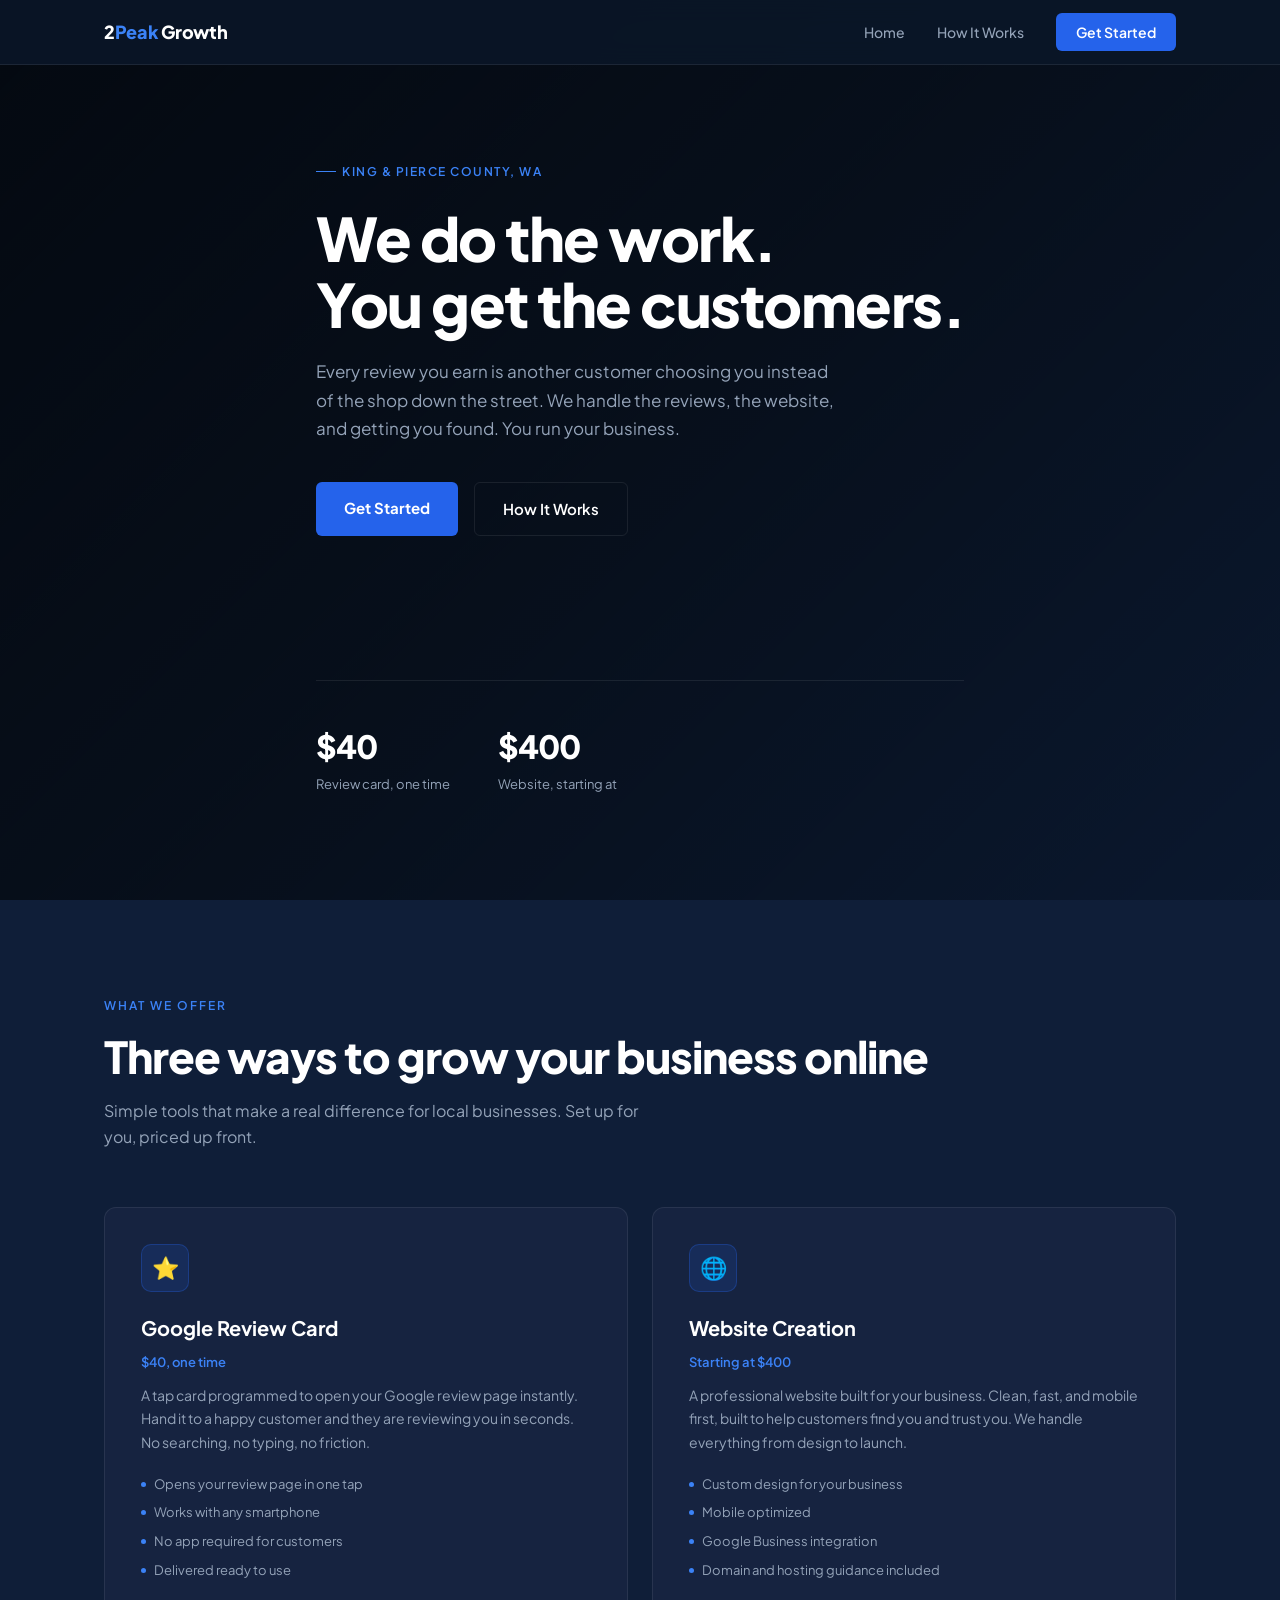
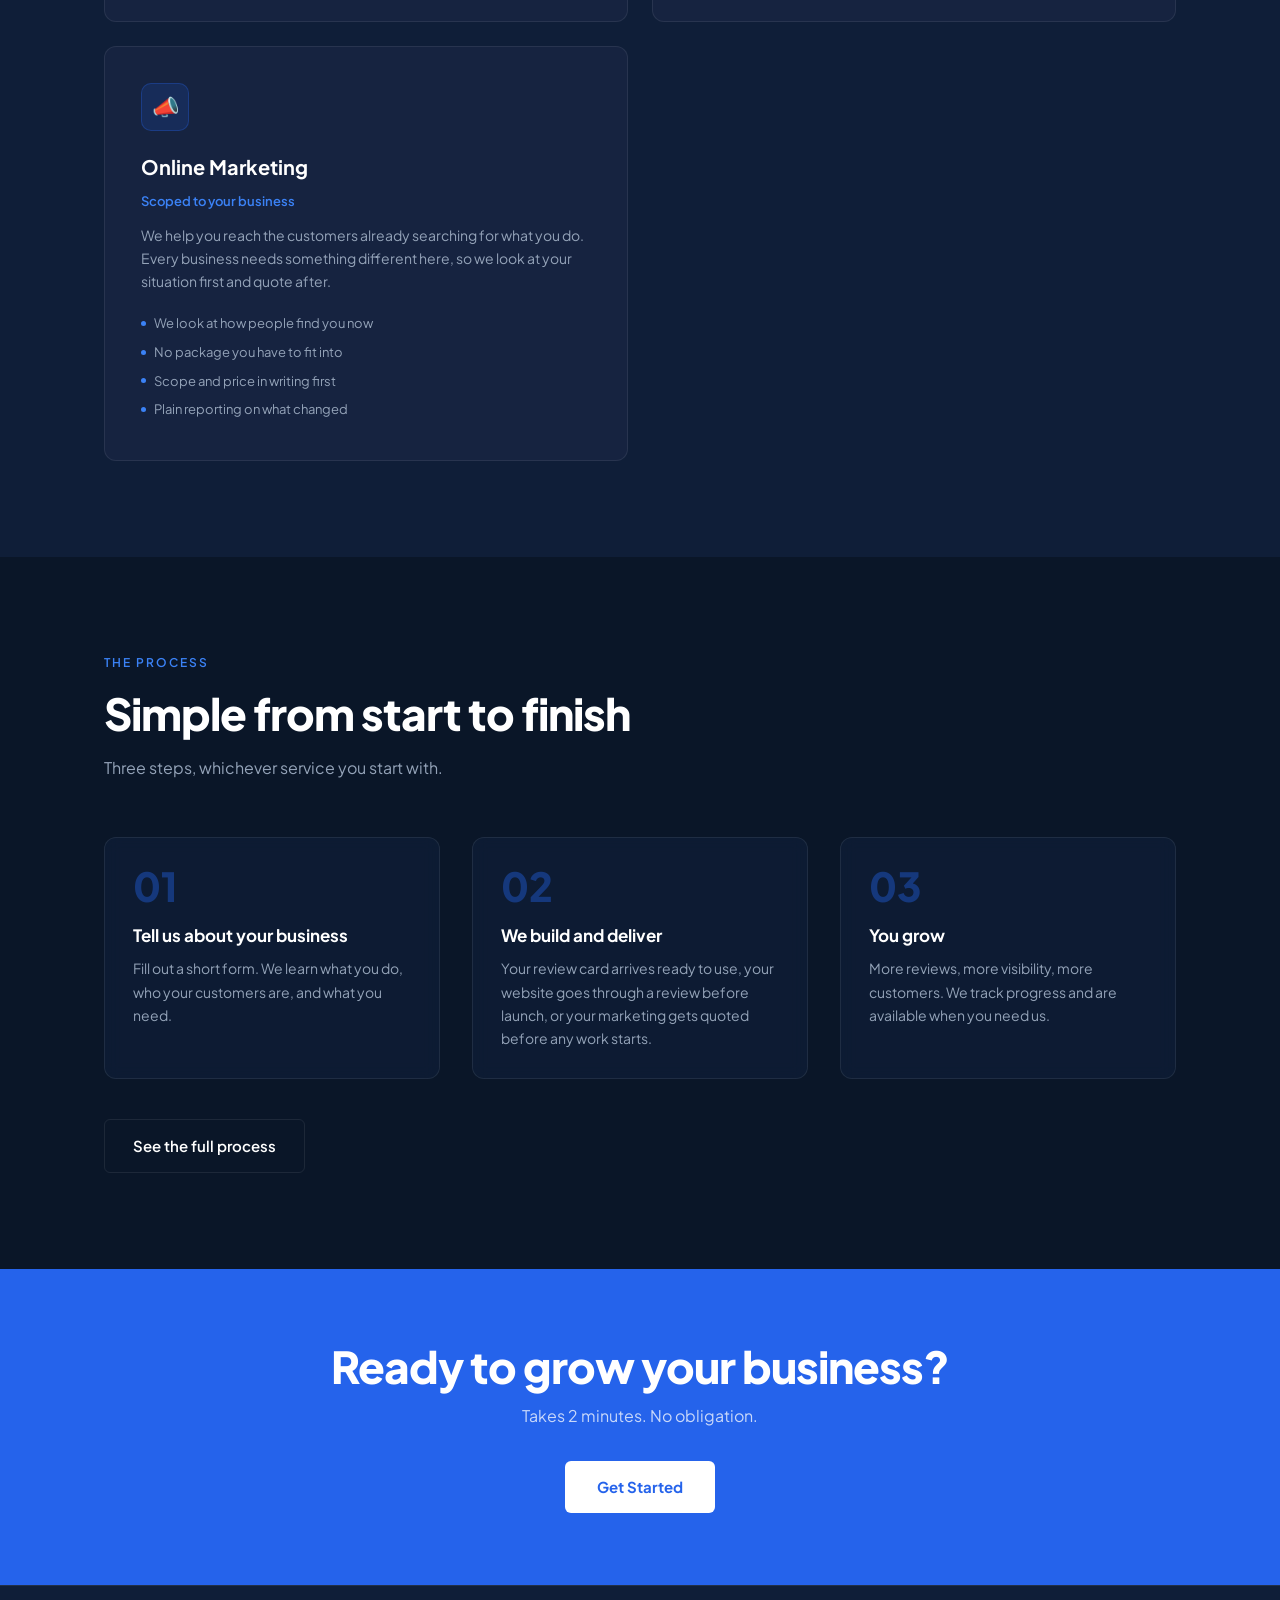
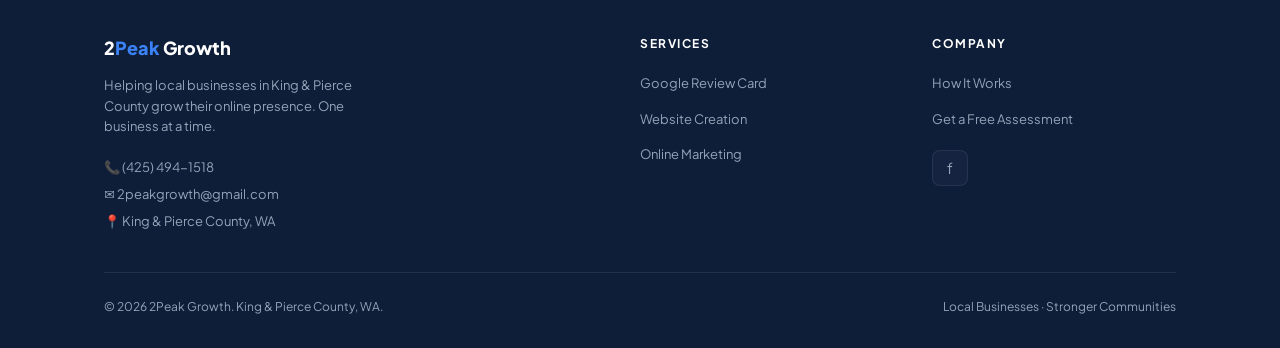
<file: index.html>
<!DOCTYPE html>
<html lang="en">
<head>
  <meta charset="UTF-8">
  <meta name="viewport" content="width=device-width, initial-scale=1.0">
  <meta name="description" content="2Peak Growth helps local businesses in King &amp; Pierce County get more Google reviews, a real website, and customers who are already searching for them.">
  <title>2Peak Growth | Local Business Growth in King &amp; Pierce County, WA</title>
  <link rel="stylesheet" href="css/style.css">
</head>
<body>

<!-- ── Navigation ─────────────────────────────────────────── -->
<nav>
  <div class="container nav-inner">
    <a href="index.html" class="nav-logo">2<span>Peak</span> Growth</a>
    <ul class="nav-links" id="navLinks">
      <li><a href="index.html">Home</a></li>
      <li><a href="how-it-works.html">How It Works</a></li>
      <li><a href="start.html" class="nav-cta">Get Started</a></li>
    </ul>
    <div class="nav-hamburger" id="hamburger" onclick="toggleNav()" aria-label="Menu">
      <span></span><span></span><span></span>
    </div>
  </div>
</nav>

<!-- ── Hero ───────────────────────────────────────────────── -->
<section class="hero">
  <div class="hero-bg"></div>
  <div class="container">
    <div class="hero-content">
      <div class="hero-location">King &amp; Pierce County, WA</div>
      <h1>We do the work.<br>You get the customers.</h1>
      <p class="hero-sub">
        Every review you earn is another customer choosing you instead of the
        shop down the street. We handle the reviews, the website, and getting
        you found. You run your business.
      </p>
      <div class="hero-actions">
        <a href="start.html" class="btn-primary">Get Started</a>
        <a href="how-it-works.html" class="btn-ghost">How It Works</a>
      </div>
    </div>
    <div class="hero-stats">
      <div>
        <div class="stat-num">$40</div>
        <div class="stat-label">Review card, one time</div>
      </div>
      <div>
        <div class="stat-num">$400</div>
        <div class="stat-label">Website, starting at</div>
      </div>
    </div>
  </div>
</section>

<!-- ── Services ───────────────────────────────────────────── -->
<section class="services">
  <div class="container">
    <div class="section-label">What We Offer</div>
    <h2>Three ways to grow your business online</h2>
    <p class="section-sub">
      Simple tools that make a real difference for local businesses.
      Set up for you, priced up front.
    </p>
    <div class="services-grid">

      <div class="service-card">
        <div class="service-icon">⭐</div>
        <div class="service-name">Google Review Card</div>
        <div class="service-price">$40, one time</div>
        <p class="service-desc">
          A tap card programmed to open your Google review page instantly.
          Hand it to a happy customer and they are reviewing you in seconds.
          No searching, no typing, no friction.
        </p>
        <ul class="service-list">
          <li>Opens your review page in one tap</li>
          <li>Works with any smartphone</li>
          <li>No app required for customers</li>
          <li>Delivered ready to use</li>
        </ul>
      </div>

      <div class="service-card">
        <div class="service-icon">🌐</div>
        <div class="service-name">Website Creation</div>
        <div class="service-price">Starting at $400</div>
        <p class="service-desc">
          A professional website built for your business. Clean, fast, and
          mobile first, built to help customers find you and trust you. We
          handle everything from design to launch.
        </p>
        <ul class="service-list">
          <li>Custom design for your business</li>
          <li>Mobile optimized</li>
          <li>Google Business integration</li>
          <li>Domain and hosting guidance included</li>
        </ul>
      </div>

      <div class="service-card">
        <div class="service-icon">📣</div>
        <div class="service-name">Online Marketing</div>
        <div class="service-price">Scoped to your business</div>
        <p class="service-desc">
          We help you reach the customers already searching for what you do.
          Every business needs something different here, so we look at your
          situation first and quote after.
        </p>
        <ul class="service-list">
          <li>We look at how people find you now</li>
          <li>No package you have to fit into</li>
          <li>Scope and price in writing first</li>
          <li>Plain reporting on what changed</li>
        </ul>
      </div>

    </div>
  </div>
</section>

<!-- ── How It Works (teaser) ─────────────────────────────── -->
<section class="steps">
  <div class="steps-bg"></div>
  <div class="container steps-inner">
    <div class="section-label">The Process</div>
    <h2>Simple from start to finish</h2>
    <p class="section-sub">
      Three steps, whichever service you start with.
    </p>
    <div class="steps-grid">
      <div class="step">
        <div class="step-num">01</div>
        <div class="step-title">Tell us about your business</div>
        <p class="step-desc">Fill out a short form. We learn what you do, who your customers are, and what you need.</p>
      </div>
      <div class="step">
        <div class="step-num">02</div>
        <div class="step-title">We build and deliver</div>
        <p class="step-desc">Your review card arrives ready to use, your website goes through a review before launch, or your marketing gets quoted before any work starts.</p>
      </div>
      <div class="step">
        <div class="step-num">03</div>
        <div class="step-title">You grow</div>
        <p class="step-desc">More reviews, more visibility, more customers. We track progress and are available when you need us.</p>
      </div>
    </div>
    <div style="margin-top:40px">
      <a href="how-it-works.html" class="btn-ghost">See the full process</a>
    </div>
  </div>
</section>

<!-- ── CTA band ───────────────────────────────────────────── -->
<section class="cta-band">
  <div class="container">
    <h2>Ready to grow your business?</h2>
    <p>Takes 2 minutes. No obligation.</p>
    <a href="start.html" class="btn-white">Get Started</a>
  </div>
</section>

<!-- ── Footer ─────────────────────────────────────────────── -->
<footer>
  <div class="container">
    <div class="footer-inner">
      <div>
        <div class="footer-brand">2<span>Peak</span> Growth</div>
        <p class="footer-tagline">
          Helping local businesses in King &amp; Pierce County grow their
          online presence. One business at a time.
        </p>
        <div class="footer-contact">
          <a href="tel:4254941518">📞 (425) 494-1518</a>
          <a href="mailto:2peakgrowth@gmail.com">✉ 2peakgrowth@gmail.com</a>
          <span style="font-size:13px;color:var(--muted)">📍 King &amp; Pierce County, WA</span>
        </div>
      </div>
      <div>
        <div class="footer-heading">Services</div>
        <ul class="footer-links">
          <li><a href="start.html">Google Review Card</a></li>
          <li><a href="start.html">Website Creation</a></li>
          <li><a href="start.html">Online Marketing</a></li>
        </ul>
      </div>
      <div>
        <div class="footer-heading">Company</div>
        <ul class="footer-links">
          <li><a href="how-it-works.html">How It Works</a></li>
          <li><a href="start.html">Get a Free Assessment</a></li>
        </ul>
        <div class="footer-social" style="margin-top:20px">
          <a href="https://www.facebook.com/people/2PeakGrowth/61592983324664/"
             target="_blank" rel="noopener" class="social-icon"
             aria-label="Facebook">f</a>
        </div>
      </div>
    </div>
    <div class="footer-bottom">
      <span class="footer-copy">© 2026 2Peak Growth. King &amp; Pierce County, WA.</span>
      <span class="footer-copy">Local Businesses · Stronger Communities</span>
    </div>
  </div>
</footer>

<script>
function toggleNav() {
  document.getElementById('navLinks').classList.toggle('open');
}
</script>

</body>
</html>
</file>
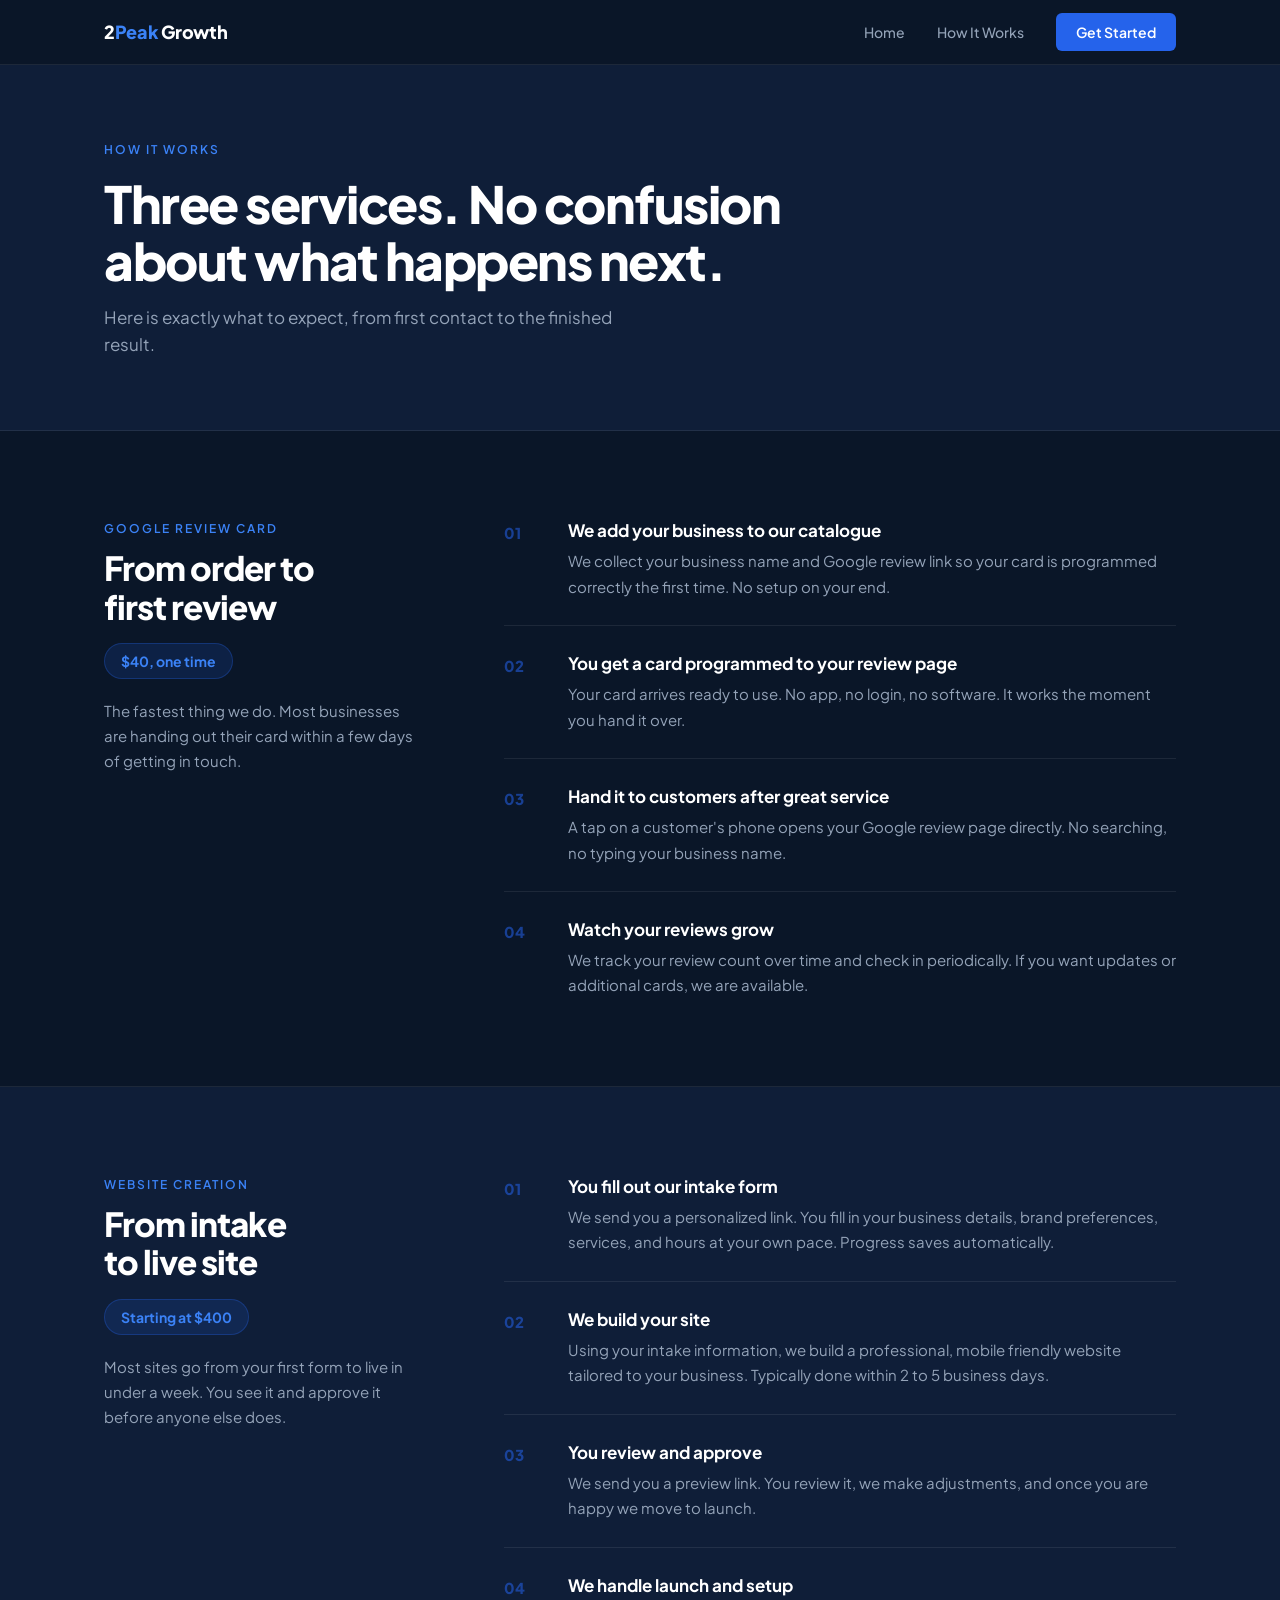
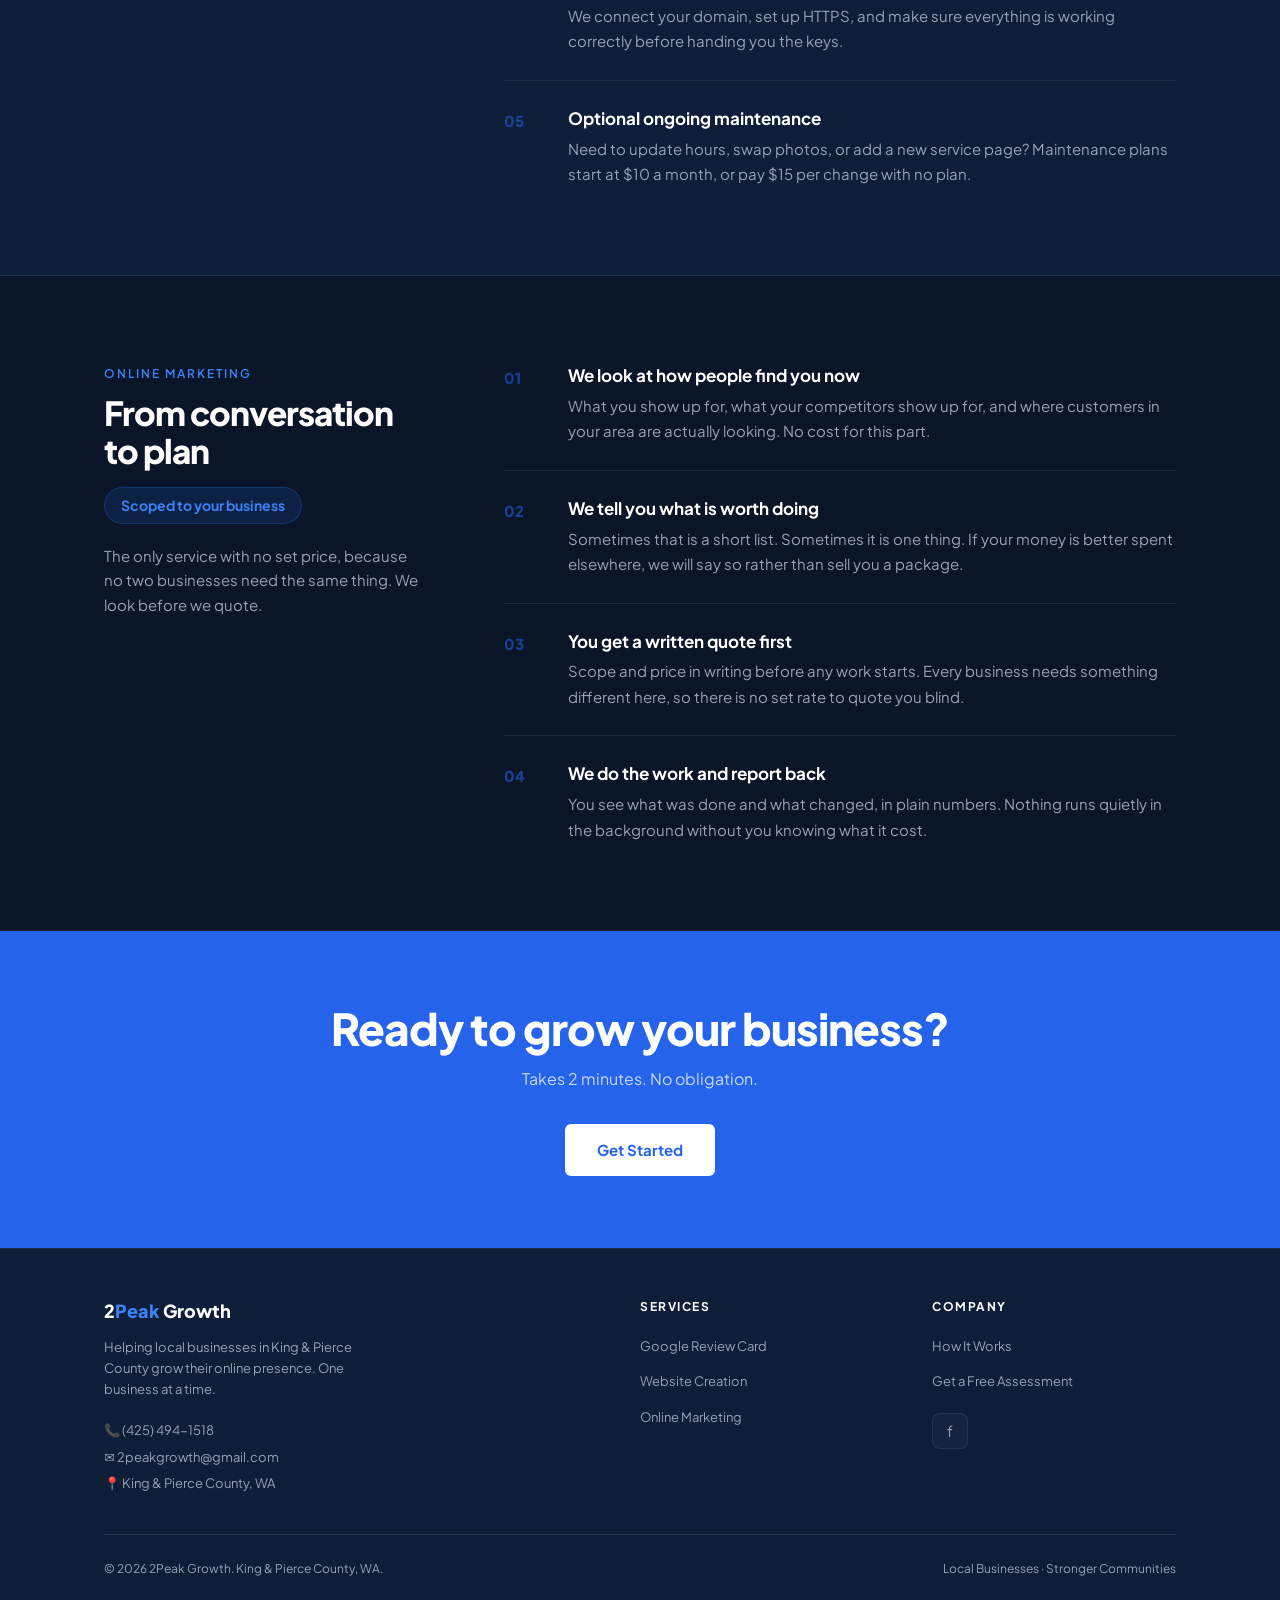
<file: how-it-works.html>
<!DOCTYPE html>
<html lang="en">
<head>
  <meta charset="UTF-8">
  <meta name="viewport" content="width=device-width, initial-scale=1.0">
  <meta name="description" content="See exactly how 2Peak Growth works, from first contact to your first new review, a live website, or a marketing plan.">
  <title>How It Works | 2Peak Growth</title>
  <link rel="stylesheet" href="css/style.css">
  <style>
    .page-hero {
      padding: 140px 0 72px;
      background: var(--navy-mid);
      border-bottom: 1px solid var(--border);
    }
    .page-hero h1 {
      font-size: clamp(32px, 4vw, 52px);
      font-weight: 800;
      letter-spacing: -1.5px;
      margin-bottom: 16px;
    }
    .page-hero p { font-size: 17px; color: var(--muted); max-width: 520px; }

    /* ── Service band ─────────────────────────────────────────
       One service per full-width band. The left rail holds name,
       price and summary and sticks while you read the steps; the
       right column is a single readable measure.

       Three side-by-side columns forced every step heading to wrap
       to two lines and left the page bottom ragged, because the
       tracks have 4, 5 and 4 steps and nothing lined up. Stacking
       makes the uneven counts stop mattering. */
    .track {
      padding: 88px 0;
      border-bottom: 1px solid var(--border);
    }
    .track:nth-of-type(even) { background: var(--navy-mid); }
    .track-inner {
      display: grid;
      grid-template-columns: 320px 1fr;
      gap: 80px;
      align-items: start;
    }
    .track-rail { position: sticky; top: 100px; }
    .track-label {
      font-size: 12px;
      font-weight: 600;
      letter-spacing: 2px;
      text-transform: uppercase;
      color: var(--blue-light);
      margin-bottom: 10px;
    }
    .track-title {
      font-size: clamp(26px, 2.6vw, 34px);
      font-weight: 800;
      letter-spacing: -1px;
      line-height: 1.15;
      margin-bottom: 18px;
    }
    .track-price {
      display: inline-block;
      font-size: 14px;
      font-weight: 700;
      color: var(--blue-light);
      background: var(--blue-glow);
      border: 1px solid rgba(37,99,235,0.3);
      border-radius: 999px;
      padding: 6px 16px;
      margin-bottom: 20px;
    }
    .track-summary {
      font-size: 15px;
      color: var(--muted);
      line-height: 1.65;
    }

    .step-list { display: flex; flex-direction: column; }
    .step-item {
      display: grid;
      grid-template-columns: 40px 1fr;
      gap: 24px;
      padding: 26px 0;
      border-bottom: 1px solid var(--border);
      align-items: start;
    }
    .step-item:first-child { padding-top: 0; }
    .step-item:last-child { border-bottom: none; padding-bottom: 0; }
    .step-n {
      font-size: 15px;
      font-weight: 800;
      color: var(--blue);
      opacity: 0.55;
      padding-top: 2px;
    }
    .step-body-title {
      font-size: 17px;
      font-weight: 700;
      margin-bottom: 6px;
      line-height: 1.35;
    }
    .step-body-desc {
      font-size: 15px;
      color: var(--muted);
      line-height: 1.7;
      max-width: 62ch;
    }

    @media (max-width: 1000px) {
      .track { padding: 64px 0; }
      .track-inner { grid-template-columns: 1fr; gap: 36px; }
      .track-rail { position: static; }
    }
    @media (max-width: 768px) {
      .step-item { grid-template-columns: 28px 1fr; gap: 16px; padding: 22px 0; }
      .step-body-desc { font-size: 14px; }
    }
  </style>
</head>
<body>

<nav>
  <div class="container nav-inner">
    <a href="index.html" class="nav-logo">2<span>Peak</span> Growth</a>
    <ul class="nav-links" id="navLinks">
      <li><a href="index.html">Home</a></li>
      <li><a href="how-it-works.html">How It Works</a></li>
      <li><a href="start.html" class="nav-cta">Get Started</a></li>
    </ul>
    <div class="nav-hamburger" id="hamburger" onclick="toggleNav()" aria-label="Menu">
      <span></span><span></span><span></span>
    </div>
  </div>
</nav>

<div class="page-hero">
  <div class="container">
    <div class="section-label">How It Works</div>
    <h1>Three services. No confusion<br>about what happens next.</h1>
    <p>Here is exactly what to expect, from first contact to the finished result.</p>
  </div>
</div>

<!-- ── Review card ──────────────────────────────────────────── -->
<section class="track">
  <div class="container track-inner">
    <div class="track-rail">
      <div class="track-label">Google Review Card</div>
      <div class="track-title">From order to<br>first review</div>
      <div class="track-price">$40, one time</div>
      <p class="track-summary">
        The fastest thing we do. Most businesses are handing out their card
        within a few days of getting in touch.
      </p>
    </div>
    <div class="step-list">
      <div class="step-item">
        <div class="step-n">01</div>
        <div>
          <div class="step-body-title">We add your business to our catalogue</div>
          <p class="step-body-desc">We collect your business name and Google review link so your card is programmed correctly the first time. No setup on your end.</p>
        </div>
      </div>
      <div class="step-item">
        <div class="step-n">02</div>
        <div>
          <div class="step-body-title">You get a card programmed to your review page</div>
          <p class="step-body-desc">Your card arrives ready to use. No app, no login, no software. It works the moment you hand it over.</p>
        </div>
      </div>
      <div class="step-item">
        <div class="step-n">03</div>
        <div>
          <div class="step-body-title">Hand it to customers after great service</div>
          <p class="step-body-desc">A tap on a customer's phone opens your Google review page directly. No searching, no typing your business name.</p>
        </div>
      </div>
      <div class="step-item">
        <div class="step-n">04</div>
        <div>
          <div class="step-body-title">Watch your reviews grow</div>
          <p class="step-body-desc">We track your review count over time and check in periodically. If you want updates or additional cards, we are available.</p>
        </div>
      </div>
    </div>
  </div>
</section>

<!-- ── Website ──────────────────────────────────────────────── -->
<section class="track">
  <div class="container track-inner">
    <div class="track-rail">
      <div class="track-label">Website Creation</div>
      <div class="track-title">From intake<br>to live site</div>
      <div class="track-price">Starting at $400</div>
      <p class="track-summary">
        Most sites go from your first form to live in under a week. You see it
        and approve it before anyone else does.
      </p>
    </div>
    <div class="step-list">
      <div class="step-item">
        <div class="step-n">01</div>
        <div>
          <div class="step-body-title">You fill out our intake form</div>
          <p class="step-body-desc">We send you a personalized link. You fill in your business details, brand preferences, services, and hours at your own pace. Progress saves automatically.</p>
        </div>
      </div>
      <div class="step-item">
        <div class="step-n">02</div>
        <div>
          <div class="step-body-title">We build your site</div>
          <p class="step-body-desc">Using your intake information, we build a professional, mobile friendly website tailored to your business. Typically done within 2 to 5 business days.</p>
        </div>
      </div>
      <div class="step-item">
        <div class="step-n">03</div>
        <div>
          <div class="step-body-title">You review and approve</div>
          <p class="step-body-desc">We send you a preview link. You review it, we make adjustments, and once you are happy we move to launch.</p>
        </div>
      </div>
      <div class="step-item">
        <div class="step-n">04</div>
        <div>
          <div class="step-body-title">We handle launch and setup</div>
          <p class="step-body-desc">We connect your domain, set up HTTPS, and make sure everything is working correctly before handing you the keys.</p>
        </div>
      </div>
      <div class="step-item">
        <div class="step-n">05</div>
        <div>
          <div class="step-body-title">Optional ongoing maintenance</div>
          <p class="step-body-desc">Need to update hours, swap photos, or add a new service page? Maintenance plans start at $10 a month, or pay $15 per change with no plan.</p>
        </div>
      </div>
    </div>
  </div>
</section>

<!-- ── Marketing ────────────────────────────────────────────── -->
<section class="track">
  <div class="container track-inner">
    <div class="track-rail">
      <div class="track-label">Online Marketing</div>
      <div class="track-title">From conversation<br>to plan</div>
      <div class="track-price">Scoped to your business</div>
      <p class="track-summary">
        The only service with no set price, because no two businesses need the
        same thing. We look before we quote.
      </p>
    </div>
    <div class="step-list">
      <div class="step-item">
        <div class="step-n">01</div>
        <div>
          <div class="step-body-title">We look at how people find you now</div>
          <p class="step-body-desc">What you show up for, what your competitors show up for, and where customers in your area are actually looking. No cost for this part.</p>
        </div>
      </div>
      <div class="step-item">
        <div class="step-n">02</div>
        <div>
          <div class="step-body-title">We tell you what is worth doing</div>
          <p class="step-body-desc">Sometimes that is a short list. Sometimes it is one thing. If your money is better spent elsewhere, we will say so rather than sell you a package.</p>
        </div>
      </div>
      <div class="step-item">
        <div class="step-n">03</div>
        <div>
          <div class="step-body-title">You get a written quote first</div>
          <p class="step-body-desc">Scope and price in writing before any work starts. Every business needs something different here, so there is no set rate to quote you blind.</p>
        </div>
      </div>
      <div class="step-item">
        <div class="step-n">04</div>
        <div>
          <div class="step-body-title">We do the work and report back</div>
          <p class="step-body-desc">You see what was done and what changed, in plain numbers. Nothing runs quietly in the background without you knowing what it cost.</p>
        </div>
      </div>
    </div>
  </div>
</section>

<section class="cta-band">
  <div class="container">
    <h2>Ready to grow your business?</h2>
    <p>Takes 2 minutes. No obligation.</p>
    <a href="start.html" class="btn-white">Get Started</a>
  </div>
</section>

<footer>
  <div class="container">
    <div class="footer-inner">
      <div>
        <div class="footer-brand">2<span>Peak</span> Growth</div>
        <p class="footer-tagline">
          Helping local businesses in King &amp; Pierce County grow their
          online presence. One business at a time.
        </p>
        <div class="footer-contact">
          <a href="tel:4254941518">📞 (425) 494-1518</a>
          <a href="mailto:2peakgrowth@gmail.com">✉ 2peakgrowth@gmail.com</a>
          <span style="font-size:13px;color:var(--muted)">📍 King &amp; Pierce County, WA</span>
        </div>
      </div>
      <div>
        <div class="footer-heading">Services</div>
        <ul class="footer-links">
          <li><a href="start.html">Google Review Card</a></li>
          <li><a href="start.html">Website Creation</a></li>
          <li><a href="start.html">Online Marketing</a></li>
        </ul>
      </div>
      <div>
        <div class="footer-heading">Company</div>
        <ul class="footer-links">
          <li><a href="how-it-works.html">How It Works</a></li>
          <li><a href="start.html">Get a Free Assessment</a></li>
        </ul>
        <div class="footer-social" style="margin-top:20px">
          <a href="https://www.facebook.com/people/2PeakGrowth/61592983324664/"
             target="_blank" rel="noopener" class="social-icon"
             aria-label="Facebook">f</a>
        </div>
      </div>
    </div>
    <div class="footer-bottom">
      <span class="footer-copy">© 2026 2Peak Growth. King &amp; Pierce County, WA.</span>
      <span class="footer-copy">Local Businesses · Stronger Communities</span>
    </div>
  </div>
</footer>

<script>
function toggleNav() {
  document.getElementById('navLinks').classList.toggle('open');
}
</script>
</body>
</html>
</file>
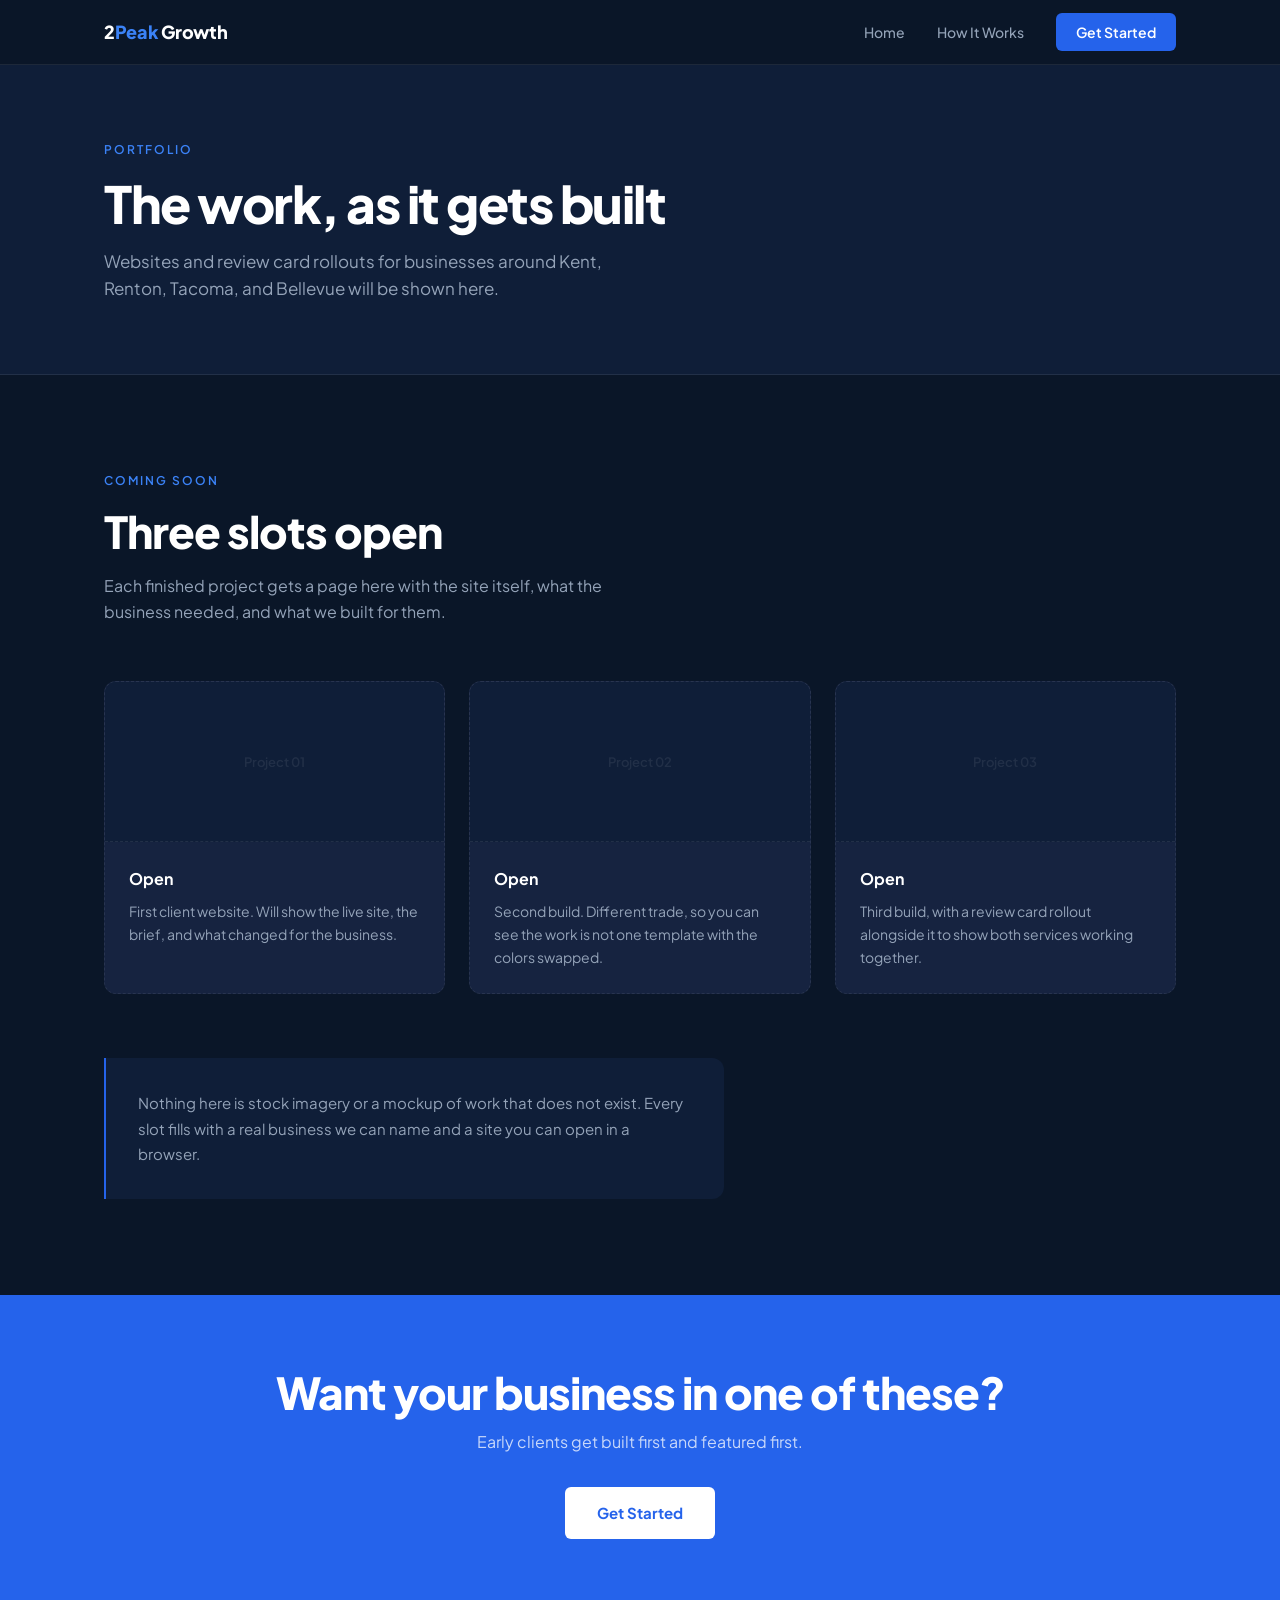
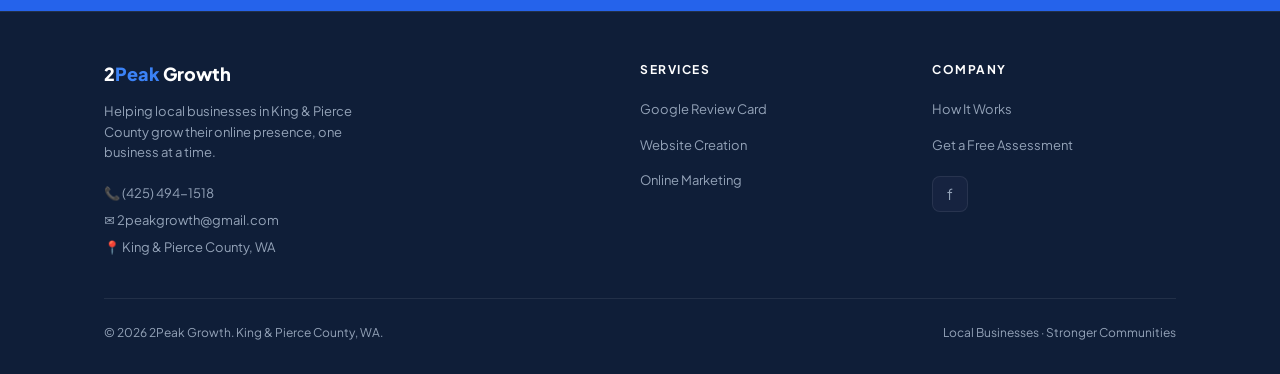
<file: portfolio.html>
<!DOCTYPE html>
<html lang="en">
<head>
  <meta charset="UTF-8">
  <meta name="viewport" content="width=device-width, initial-scale=1.0">
  <meta name="robots" content="noindex, nofollow">
  <meta name="description" content="Websites and review card rollouts built by 2Peak Growth for local businesses in King &amp; Pierce County.">
  <title>Portfolio | 2Peak Growth</title>
  <link rel="stylesheet" href="css/style.css">
  <style>
    .page-hero {
      padding: 140px 0 72px;
      background: var(--navy-mid);
      border-bottom: 1px solid var(--border);
    }
    .page-hero h1 {
      font-size: clamp(32px, 4vw, 52px);
      font-weight: 800;
      letter-spacing: -1.5px;
      margin-bottom: 16px;
    }
    .page-hero p { font-size: 17px; color: var(--muted); max-width: 540px; }

    .slot-grid {
      display: grid;
      grid-template-columns: repeat(3, 1fr);
      gap: 24px;
      margin-top: 56px;
    }
    .slot {
      border: 1px dashed var(--border);
      border-radius: 12px;
      padding: 0;
      overflow: hidden;
      background: var(--navy-light);
    }
    .slot-frame {
      height: 160px;
      background: var(--navy-mid);
      border-bottom: 1px dashed var(--border);
      display: flex;
      align-items: center;
      justify-content: center;
      color: var(--border);
      font-size: 13px;
      font-weight: 600;
    }
    .slot-body { padding: 24px; }
    .slot-title { font-size: 16px; font-weight: 700; margin-bottom: 8px; }
    .slot-desc { font-size: 14px; color: var(--muted); line-height: 1.65; }

    .note {
      margin-top: 64px;
      padding: 32px;
      border-left: 2px solid var(--blue);
      background: var(--navy-mid);
      border-radius: 0 12px 12px 0;
      max-width: 620px;
    }
    .note p { font-size: 15px; color: var(--muted); line-height: 1.7; }

    @media (max-width: 900px) { .slot-grid { grid-template-columns: 1fr; } }
  </style>
</head>
<body>

<nav>
  <div class="container nav-inner">
    <a href="index.html" class="nav-logo">2<span>Peak</span> Growth</a>
    <ul class="nav-links" id="navLinks">
      <li><a href="index.html">Home</a></li>
      <li><a href="how-it-works.html">How It Works</a></li>
      <li><a href="start.html" class="nav-cta">Get Started</a></li>
    </ul>
    <div class="nav-hamburger" id="hamburger" onclick="toggleNav()" aria-label="Menu">
      <span></span><span></span><span></span>
    </div>
  </div>
</nav>

<div class="page-hero">
  <div class="container">
    <div class="section-label">Portfolio</div>
    <h1>The work, as it gets built</h1>
    <p>
      Websites and review card rollouts for businesses around Kent, Renton,
      Tacoma, and Bellevue will be shown here.
    </p>
  </div>
</div>

<section>
  <div class="container">
    <div class="section-label">Coming Soon</div>
    <h2>Three slots open</h2>
    <p class="section-sub">
      Each finished project gets a page here with the site itself, what the
      business needed, and what we built for them.
    </p>

    <div class="slot-grid">
      <div class="slot">
        <div class="slot-frame">Project 01</div>
        <div class="slot-body">
          <div class="slot-title">Open</div>
          <p class="slot-desc">
            First client website. Will show the live site, the brief, and
            what changed for the business.
          </p>
        </div>
      </div>
      <div class="slot">
        <div class="slot-frame">Project 02</div>
        <div class="slot-body">
          <div class="slot-title">Open</div>
          <p class="slot-desc">
            Second build. Different trade, so you can see the work is not one
            template with the colors swapped.
          </p>
        </div>
      </div>
      <div class="slot">
        <div class="slot-frame">Project 03</div>
        <div class="slot-body">
          <div class="slot-title">Open</div>
          <p class="slot-desc">
            Third build, with a review card rollout alongside it to show both
            services working together.
          </p>
        </div>
      </div>
    </div>

    <div class="note">
      <p>
        Nothing here is stock imagery or a mockup of work that does not exist.
        Every slot fills with a real business we can name and a site you can
        open in a browser.
      </p>
    </div>
  </div>
</section>

<section class="cta-band">
  <div class="container">
    <h2>Want your business in one of these?</h2>
    <p>Early clients get built first and featured first.</p>
    <a href="start.html" class="btn-white">Get Started</a>
  </div>
</section>

<footer>
  <div class="container">
    <div class="footer-inner">
      <div>
        <div class="footer-brand">2<span>Peak</span> Growth</div>
        <p class="footer-tagline">
          Helping local businesses in King &amp; Pierce County grow their
          online presence, one business at a time.
        </p>
        <div class="footer-contact">
          <a href="tel:4254941518">📞 (425) 494-1518</a>
          <a href="mailto:2peakgrowth@gmail.com">✉ 2peakgrowth@gmail.com</a>
          <span style="font-size:13px;color:var(--muted)">📍 King &amp; Pierce County, WA</span>
        </div>
      </div>
      <div>
        <div class="footer-heading">Services</div>
        <ul class="footer-links">
          <li><a href="start.html">Google Review Card</a></li>
          <li><a href="start.html">Website Creation</a></li>
          <li><a href="start.html">Online Marketing</a></li>
        </ul>
      </div>
      <div>
        <div class="footer-heading">Company</div>
        <ul class="footer-links">
          <li><a href="how-it-works.html">How It Works</a></li>
          <li><a href="start.html">Get a Free Assessment</a></li>
        </ul>
        <div class="footer-social" style="margin-top:20px">
          <a href="https://www.facebook.com/people/2PeakGrowth/61592983324664/"
             target="_blank" rel="noopener" class="social-icon"
             aria-label="Facebook">f</a>
        </div>
      </div>
    </div>
    <div class="footer-bottom">
      <span class="footer-copy">© 2026 2Peak Growth. King &amp; Pierce County, WA.</span>
      <span class="footer-copy">Local Businesses · Stronger Communities</span>
    </div>
  </div>
</footer>

<script>
function toggleNav() {
  document.getElementById('navLinks').classList.toggle('open');
}
</script>

</body>
</html>
</file>
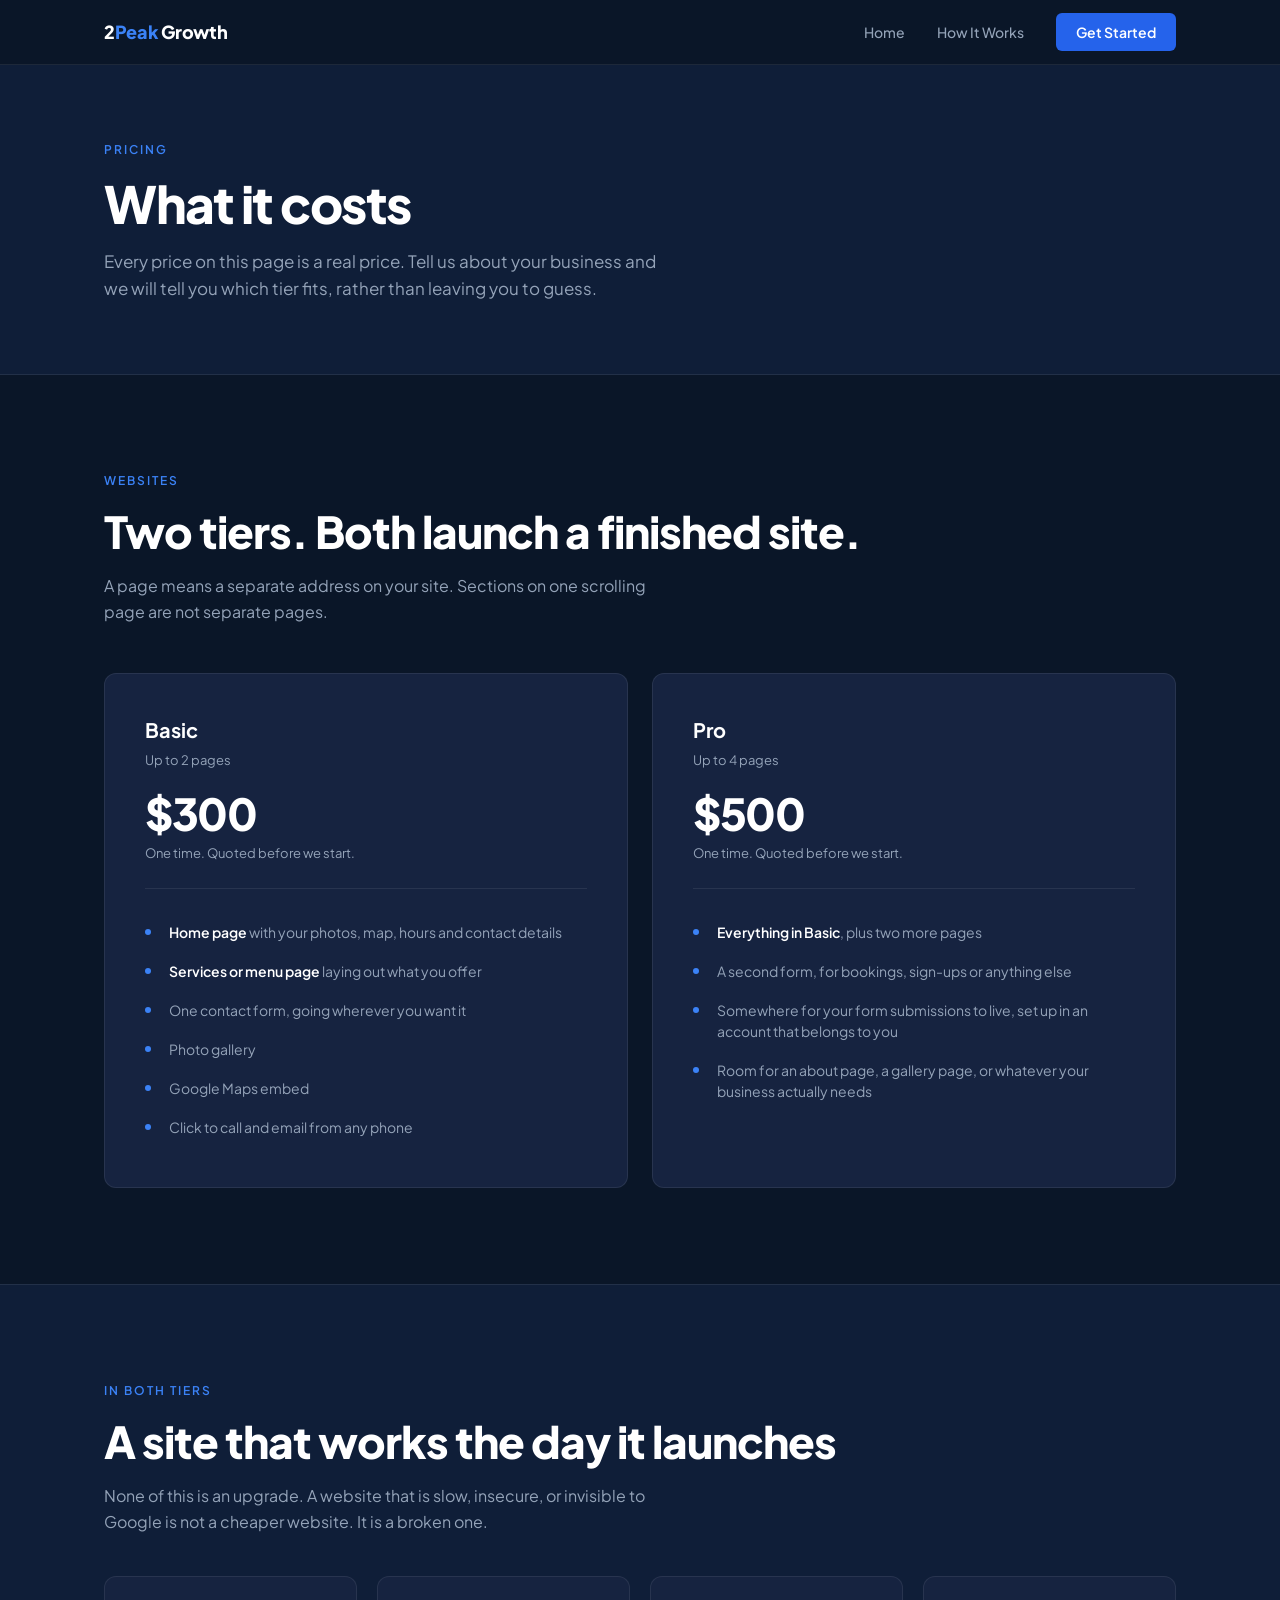
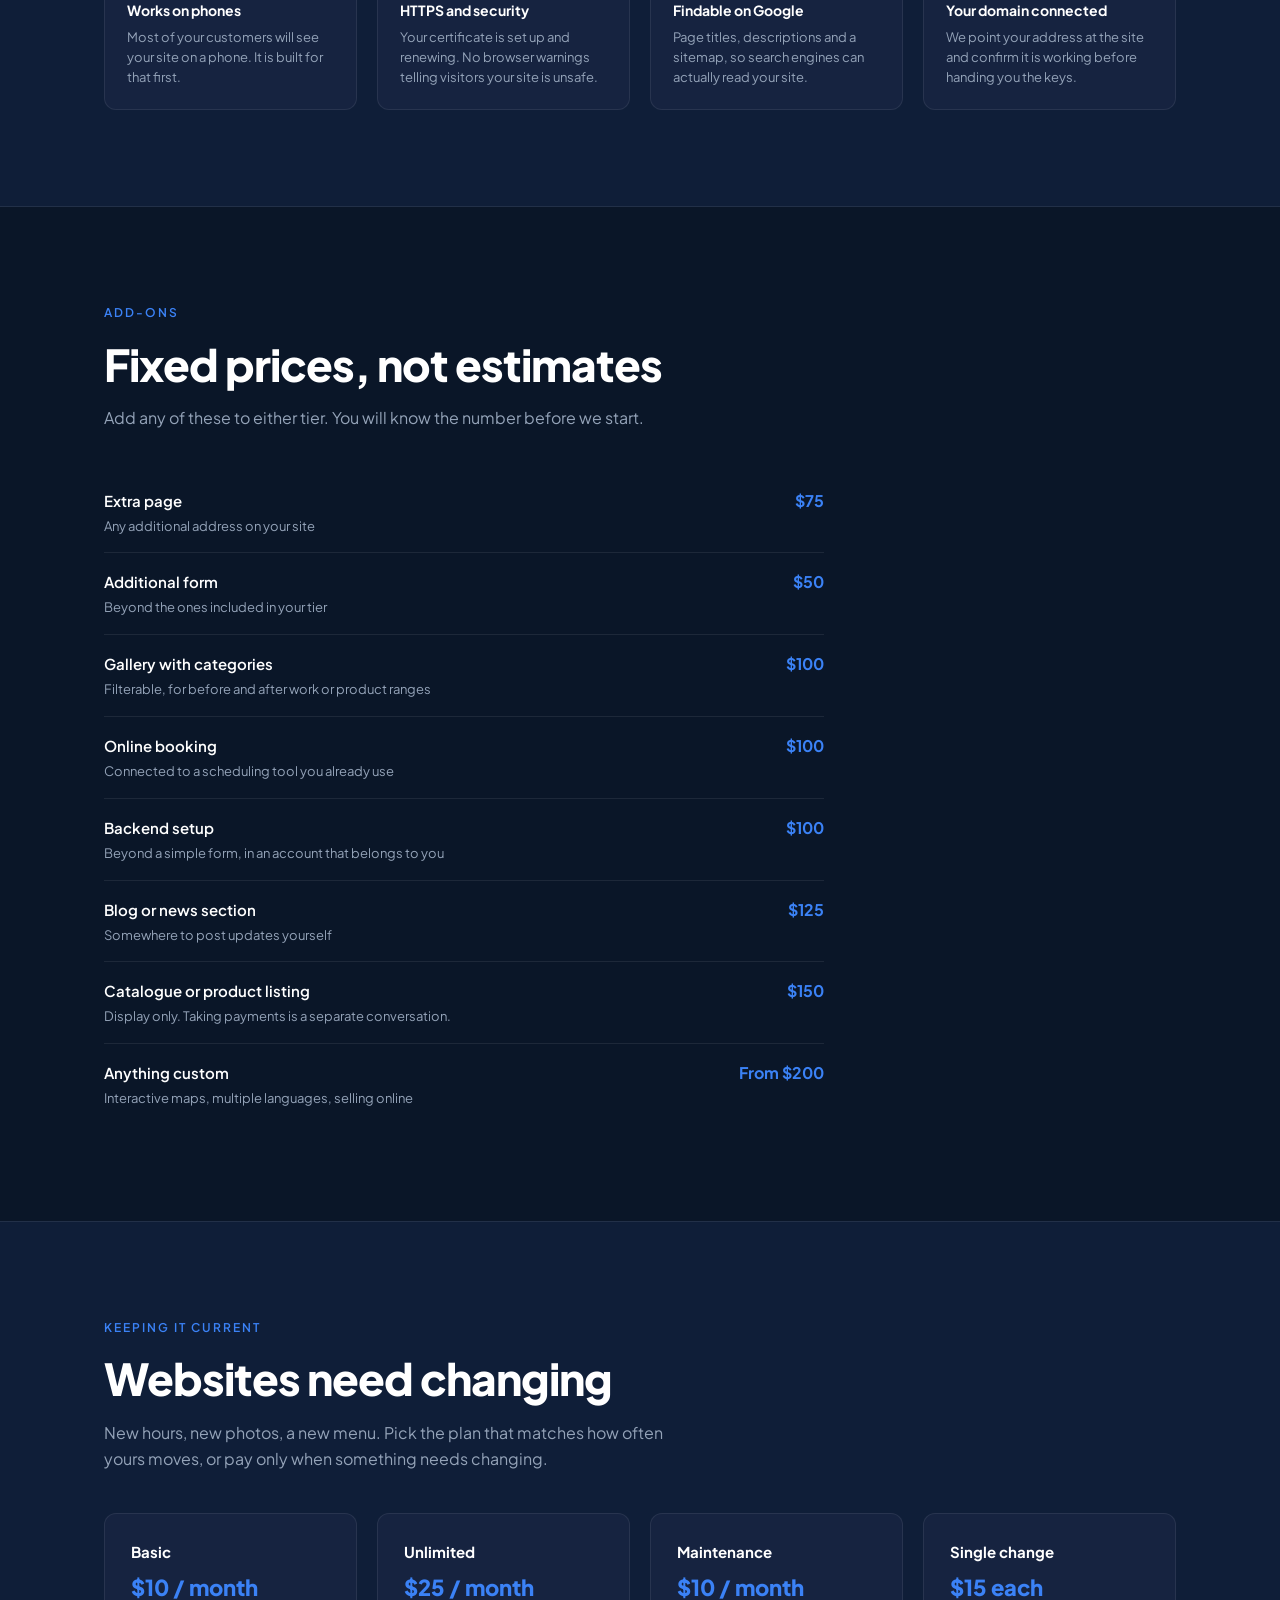
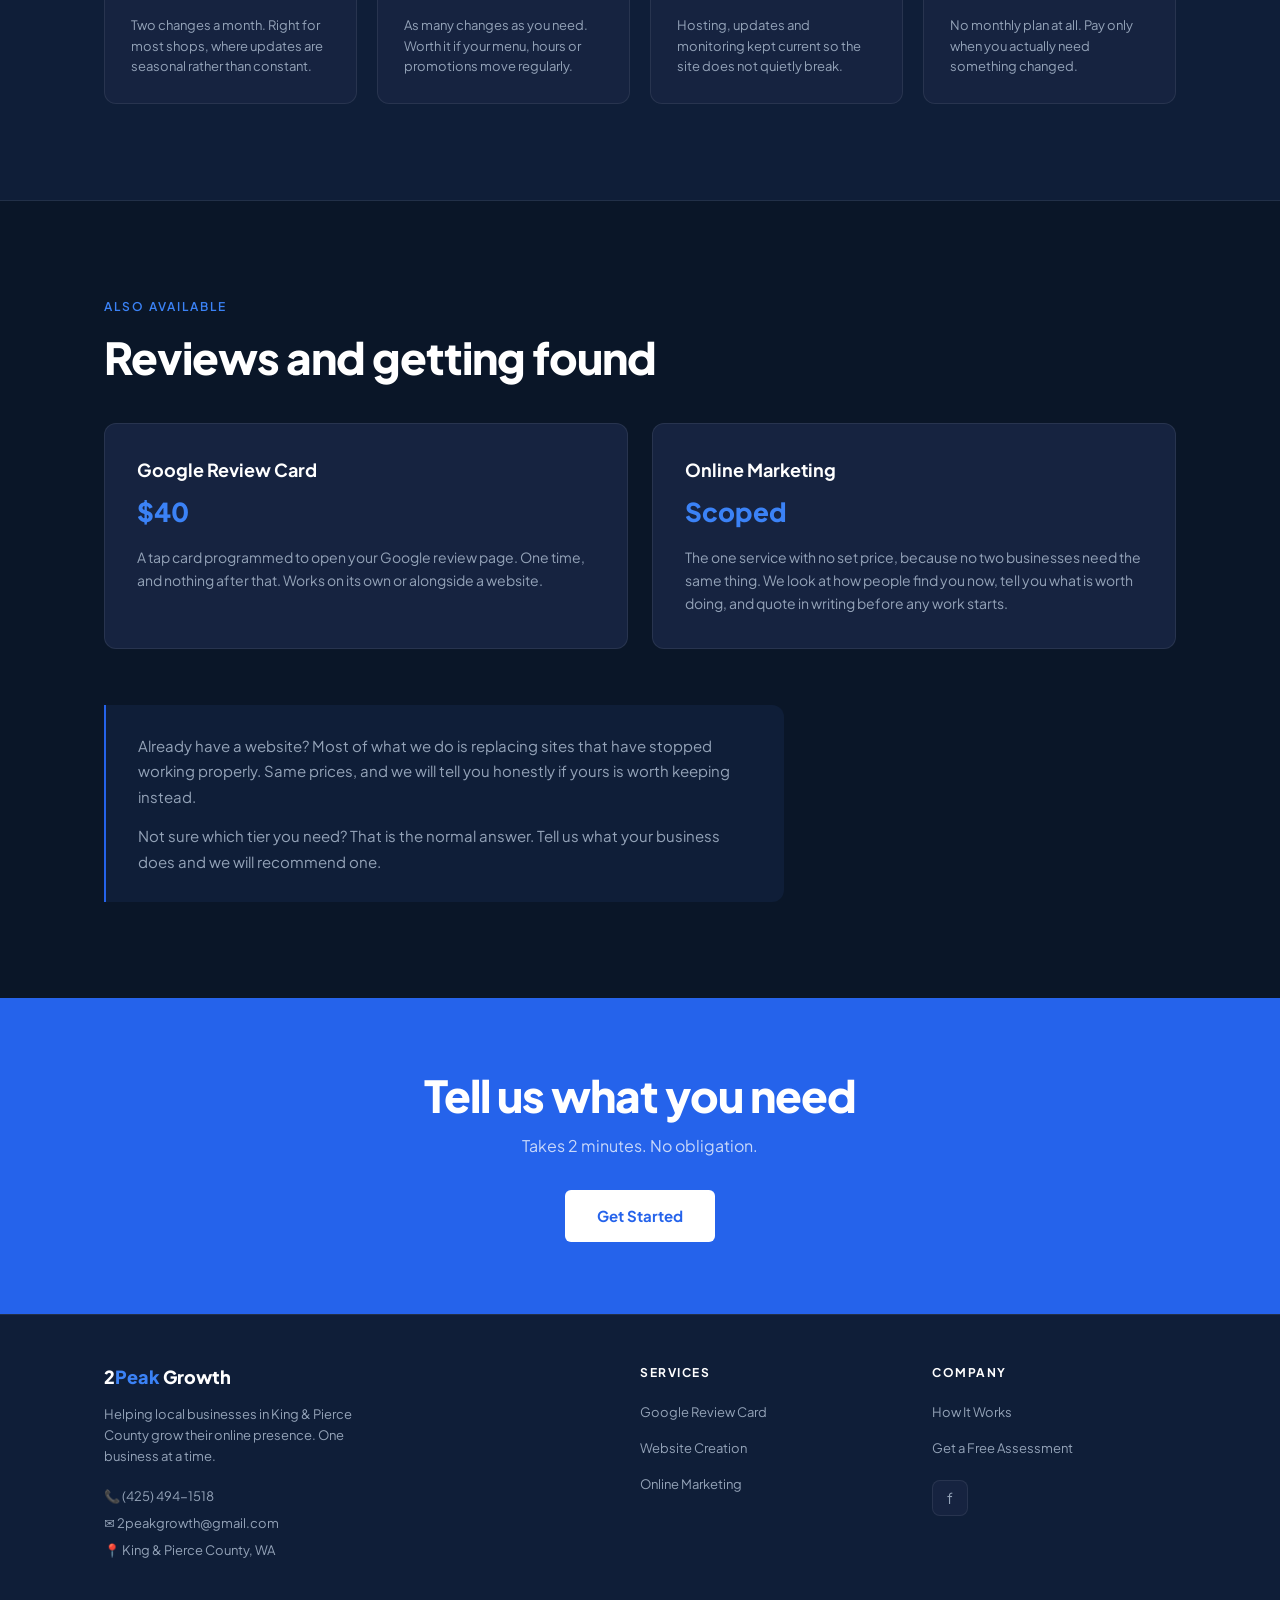
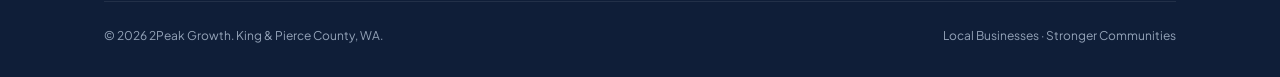
<file: pricing.html>
<!DOCTYPE html>
<html lang="en">
<head>
  <meta charset="UTF-8">
  <meta name="viewport" content="width=device-width, initial-scale=1.0">
  <meta name="robots" content="noindex, nofollow">
  <meta name="description" content="What 2Peak Growth charges for websites, Google review cards, and online marketing in King &amp; Pierce County, WA.">
  <title>Pricing | 2Peak Growth</title>
  <link rel="stylesheet" href="css/style.css">
  <style>
    .page-hero {
      padding: 140px 0 72px;
      background: var(--navy-mid);
      border-bottom: 1px solid var(--border);
    }
    .page-hero h1 {
      font-size: clamp(32px, 4vw, 52px);
      font-weight: 800;
      letter-spacing: -1.5px;
      margin-bottom: 16px;
    }
    .page-hero p { font-size: 17px; color: var(--muted); max-width: 560px; }

    /* ── Website tiers ─────────────────────────────────────── */
    .tier-grid {
      display: grid;
      grid-template-columns: 1fr 1fr;
      gap: 24px;
      margin-top: 48px;
    }
    .tier {
      background: var(--navy-light);
      border: 1px solid var(--border);
      border-radius: 12px;
      padding: 40px;
      display: flex;
      flex-direction: column;
    }
    .tier-name { font-size: 20px; font-weight: 700; margin-bottom: 4px; }
    .tier-pages { font-size: 13px; color: var(--muted); margin-bottom: 20px; }
    .tier-fig {
      font-size: 44px;
      font-weight: 800;
      letter-spacing: -1.5px;
      line-height: 1;
    }
    .tier-unit {
      font-size: 13px;
      color: var(--muted);
      margin-top: 8px;
      padding-bottom: 24px;
      border-bottom: 1px solid var(--border);
    }
    .tier-list { list-style: none; margin-top: 24px; }
    .tier-list li {
      font-size: 14px;
      color: var(--muted);
      line-height: 1.5;
      padding: 9px 0 9px 24px;
      position: relative;
    }
    .tier-list li::before {
      content: '';
      position: absolute;
      left: 0;
      top: 16px;
      width: 6px;
      height: 6px;
      border-radius: 50%;
      background: var(--blue-light);
    }
    .tier-list li strong { color: var(--white); font-weight: 600; }

    /* ── Included band ─────────────────────────────────────── */
    .included {
      background: var(--navy-mid);
      border-top: 1px solid var(--border);
      border-bottom: 1px solid var(--border);
    }
    .included-grid {
      display: grid;
      grid-template-columns: repeat(4, 1fr);
      gap: 20px;
      margin-top: 40px;
    }
    .inc {
      border: 1px solid var(--border);
      border-radius: 12px;
      padding: 22px;
      background: var(--navy-light);
    }
    .inc-title { font-size: 14px; font-weight: 700; margin-bottom: 6px; }
    .inc-desc { font-size: 13px; color: var(--muted); line-height: 1.55; }

    /* ── Add-ons ───────────────────────────────────────────── */
    .addon-table { margin-top: 40px; max-width: 720px; }
    .addon-row {
      display: flex;
      justify-content: space-between;
      align-items: baseline;
      gap: 24px;
      padding: 16px 0;
      border-bottom: 1px solid var(--border);
    }
    .addon-row:last-child { border-bottom: none; }
    .addon-name { font-size: 15px; font-weight: 600; }
    .addon-note { font-size: 13px; color: var(--muted); margin-top: 3px; }
    .addon-fig {
      font-size: 16px;
      font-weight: 700;
      color: var(--blue-light);
      white-space: nowrap;
    }

    /* ── Maintenance ───────────────────────────────────────── */
    .plan-grid {
      display: grid;
      grid-template-columns: repeat(4, 1fr);
      gap: 20px;
      margin-top: 40px;
    }
    .plan {
      border: 1px solid var(--border);
      border-radius: 12px;
      padding: 26px;
      background: var(--navy-light);
    }
    .plan-name { font-size: 15px; font-weight: 700; margin-bottom: 6px; }
    .plan-fig {
      font-size: 22px;
      font-weight: 800;
      color: var(--blue-light);
      margin-bottom: 10px;
    }
    .plan p { font-size: 13px; color: var(--muted); line-height: 1.6; }

    /* ── Other services ────────────────────────────────────── */
    .other-grid {
      display: grid;
      grid-template-columns: 1fr 1fr;
      gap: 24px;
      margin-top: 40px;
    }
    .other {
      background: var(--navy-light);
      border: 1px solid var(--border);
      border-radius: 12px;
      padding: 32px;
    }
    .other-name { font-size: 18px; font-weight: 700; margin-bottom: 6px; }
    .other-fig {
      font-size: 26px;
      font-weight: 800;
      color: var(--blue-light);
      margin-bottom: 14px;
    }
    .other p { font-size: 14px; color: var(--muted); line-height: 1.65; }

    .note-block {
      margin-top: 56px;
      padding: 28px 32px;
      border-left: 2px solid var(--blue);
      background: var(--navy-mid);
      border-radius: 0 12px 12px 0;
      max-width: 680px;
    }
    .note-block p { font-size: 15px; color: var(--muted); line-height: 1.7; }
    .note-block p + p { margin-top: 14px; }

    @media (max-width: 1000px) {
      .included-grid, .plan-grid { grid-template-columns: 1fr 1fr; }
    }
    @media (max-width: 760px) {
      .tier-grid, .other-grid { grid-template-columns: 1fr; }
      .included-grid, .plan-grid { grid-template-columns: 1fr; }
      .tier { padding: 28px; }
    }
  </style>
</head>
<body>

<nav>
  <div class="container nav-inner">
    <a href="index.html" class="nav-logo">2<span>Peak</span> Growth</a>
    <ul class="nav-links" id="navLinks">
      <li><a href="index.html">Home</a></li>
      <li><a href="how-it-works.html">How It Works</a></li>
      <li><a href="start.html" class="nav-cta">Get Started</a></li>
    </ul>
    <div class="nav-hamburger" id="hamburger" onclick="toggleNav()" aria-label="Menu">
      <span></span><span></span><span></span>
    </div>
  </div>
</nav>

<div class="page-hero">
  <div class="container">
    <div class="section-label">Pricing</div>
    <h1>What it costs</h1>
    <p>
      Every price on this page is a real price. Tell us about your business and
      we will tell you which tier fits, rather than leaving you to guess.
    </p>
  </div>
</div>

<!-- ── Website tiers ────────────────────────────────────────── -->
<section>
  <div class="container">
    <div class="section-label">Websites</div>
    <h2>Two tiers. Both launch a finished site.</h2>
    <p class="section-sub">
      A page means a separate address on your site. Sections on one scrolling
      page are not separate pages.
    </p>

    <div class="tier-grid">

      <div class="tier">
        <div class="tier-name">Basic</div>
        <div class="tier-pages">Up to 2 pages</div>
        <div class="tier-fig">$300</div>
        <div class="tier-unit">One time. Quoted before we start.</div>
        <ul class="tier-list">
          <li><strong>Home page</strong> with your photos, map, hours and contact details</li>
          <li><strong>Services or menu page</strong> laying out what you offer</li>
          <li>One contact form, going wherever you want it</li>
          <li>Photo gallery</li>
          <li>Google Maps embed</li>
          <li>Click to call and email from any phone</li>
        </ul>
      </div>

      <div class="tier">
        <div class="tier-name">Pro</div>
        <div class="tier-pages">Up to 4 pages</div>
        <div class="tier-fig">$500</div>
        <div class="tier-unit">One time. Quoted before we start.</div>
        <ul class="tier-list">
          <li><strong>Everything in Basic</strong>, plus two more pages</li>
          <li>A second form, for bookings, sign-ups or anything else</li>
          <li>Somewhere for your form submissions to live, set up in an account that belongs to you</li>
          <li>Room for an about page, a gallery page, or whatever your business actually needs</li>
        </ul>
      </div>

    </div>
  </div>
</section>

<!-- ── Included in both ─────────────────────────────────────── -->
<section class="included">
  <div class="container">
    <div class="section-label">In Both Tiers</div>
    <h2>A site that works the day it launches</h2>
    <p class="section-sub">
      None of this is an upgrade. A website that is slow, insecure, or invisible
      to Google is not a cheaper website. It is a broken one.
    </p>

    <div class="included-grid">
      <div class="inc">
        <div class="inc-title">Works on phones</div>
        <p class="inc-desc">Most of your customers will see your site on a phone. It is built for that first.</p>
      </div>
      <div class="inc">
        <div class="inc-title">HTTPS and security</div>
        <p class="inc-desc">Your certificate is set up and renewing. No browser warnings telling visitors your site is unsafe.</p>
      </div>
      <div class="inc">
        <div class="inc-title">Findable on Google</div>
        <p class="inc-desc">Page titles, descriptions and a sitemap, so search engines can actually read your site.</p>
      </div>
      <div class="inc">
        <div class="inc-title">Your domain connected</div>
        <p class="inc-desc">We point your address at the site and confirm it is working before handing you the keys.</p>
      </div>
    </div>
  </div>
</section>

<!-- ── Add-ons ──────────────────────────────────────────────── -->
<section>
  <div class="container">
    <div class="section-label">Add-Ons</div>
    <h2>Fixed prices, not estimates</h2>
    <p class="section-sub">
      Add any of these to either tier. You will know the number before we start.
    </p>

    <div class="addon-table">
      <div class="addon-row">
        <div>
          <div class="addon-name">Extra page</div>
          <div class="addon-note">Any additional address on your site</div>
        </div>
        <div class="addon-fig">$75</div>
      </div>
      <div class="addon-row">
        <div>
          <div class="addon-name">Additional form</div>
          <div class="addon-note">Beyond the ones included in your tier</div>
        </div>
        <div class="addon-fig">$50</div>
      </div>
      <div class="addon-row">
        <div>
          <div class="addon-name">Gallery with categories</div>
          <div class="addon-note">Filterable, for before and after work or product ranges</div>
        </div>
        <div class="addon-fig">$100</div>
      </div>
      <div class="addon-row">
        <div>
          <div class="addon-name">Online booking</div>
          <div class="addon-note">Connected to a scheduling tool you already use</div>
        </div>
        <div class="addon-fig">$100</div>
      </div>
      <div class="addon-row">
        <div>
          <div class="addon-name">Backend setup</div>
          <div class="addon-note">Beyond a simple form, in an account that belongs to you</div>
        </div>
        <div class="addon-fig">$100</div>
      </div>
      <div class="addon-row">
        <div>
          <div class="addon-name">Blog or news section</div>
          <div class="addon-note">Somewhere to post updates yourself</div>
        </div>
        <div class="addon-fig">$125</div>
      </div>
      <div class="addon-row">
        <div>
          <div class="addon-name">Catalogue or product listing</div>
          <div class="addon-note">Display only. Taking payments is a separate conversation.</div>
        </div>
        <div class="addon-fig">$150</div>
      </div>
      <div class="addon-row">
        <div>
          <div class="addon-name">Anything custom</div>
          <div class="addon-note">Interactive maps, multiple languages, selling online</div>
        </div>
        <div class="addon-fig">From $200</div>
      </div>
    </div>
  </div>
</section>

<!-- ── Maintenance ──────────────────────────────────────────── -->
<section class="included">
  <div class="container">
    <div class="section-label">Keeping It Current</div>
    <h2>Websites need changing</h2>
    <p class="section-sub">
      New hours, new photos, a new menu. Pick the plan that matches how often
      yours moves, or pay only when something needs changing.
    </p>

    <div class="plan-grid">
      <div class="plan">
        <div class="plan-name">Basic</div>
        <div class="plan-fig">$10 / month</div>
        <p>Two changes a month. Right for most shops, where updates are seasonal rather than constant.</p>
      </div>
      <div class="plan">
        <div class="plan-name">Unlimited</div>
        <div class="plan-fig">$25 / month</div>
        <p>As many changes as you need. Worth it if your menu, hours or promotions move regularly.</p>
      </div>
      <div class="plan">
        <div class="plan-name">Maintenance</div>
        <div class="plan-fig">$10 / month</div>
        <p>Hosting, updates and monitoring kept current so the site does not quietly break.</p>
      </div>
      <div class="plan">
        <div class="plan-name">Single change</div>
        <div class="plan-fig">$15 each</div>
        <p>No monthly plan at all. Pay only when you actually need something changed.</p>
      </div>
    </div>
  </div>
</section>

<!-- ── Other services ───────────────────────────────────────── -->
<section>
  <div class="container">
    <div class="section-label">Also Available</div>
    <h2>Reviews and getting found</h2>

    <div class="other-grid">
      <div class="other">
        <div class="other-name">Google Review Card</div>
        <div class="other-fig">$40</div>
        <p>
          A tap card programmed to open your Google review page. One time, and
          nothing after that. Works on its own or alongside a website.
        </p>
      </div>
      <div class="other">
        <div class="other-name">Online Marketing</div>
        <div class="other-fig">Scoped</div>
        <p>
          The one service with no set price, because no two businesses need the
          same thing. We look at how people find you now, tell you what is worth
          doing, and quote in writing before any work starts.
        </p>
      </div>
    </div>

    <div class="note-block">
      <p>
        Already have a website? Most of what we do is replacing sites that have
        stopped working properly. Same prices, and we will tell you honestly if
        yours is worth keeping instead.
      </p>
      <p>
        Not sure which tier you need? That is the normal answer. Tell us what
        your business does and we will recommend one.
      </p>
    </div>
  </div>
</section>

<section class="cta-band">
  <div class="container">
    <h2>Tell us what you need</h2>
    <p>Takes 2 minutes. No obligation.</p>
    <a href="start.html" class="btn-white">Get Started</a>
  </div>
</section>

<footer>
  <div class="container">
    <div class="footer-inner">
      <div>
        <div class="footer-brand">2<span>Peak</span> Growth</div>
        <p class="footer-tagline">
          Helping local businesses in King &amp; Pierce County grow their
          online presence. One business at a time.
        </p>
        <div class="footer-contact">
          <a href="tel:4254941518">📞 (425) 494-1518</a>
          <a href="mailto:2peakgrowth@gmail.com">✉ 2peakgrowth@gmail.com</a>
          <span style="font-size:13px;color:var(--muted)">📍 King &amp; Pierce County, WA</span>
        </div>
      </div>
      <div>
        <div class="footer-heading">Services</div>
        <ul class="footer-links">
          <li><a href="start.html">Google Review Card</a></li>
          <li><a href="start.html">Website Creation</a></li>
          <li><a href="start.html">Online Marketing</a></li>
        </ul>
      </div>
      <div>
        <div class="footer-heading">Company</div>
        <ul class="footer-links">
          <li><a href="how-it-works.html">How It Works</a></li>
          <li><a href="start.html">Get a Free Assessment</a></li>
        </ul>
        <div class="footer-social" style="margin-top:20px">
          <a href="https://www.facebook.com/people/2PeakGrowth/61592983324664/"
             target="_blank" rel="noopener" class="social-icon"
             aria-label="Facebook">f</a>
        </div>
      </div>
    </div>
    <div class="footer-bottom">
      <span class="footer-copy">© 2026 2Peak Growth. King &amp; Pierce County, WA.</span>
      <span class="footer-copy">Local Businesses · Stronger Communities</span>
    </div>
  </div>
</footer>

<script>
function toggleNav() {
  document.getElementById('navLinks').classList.toggle('open');
}
</script>

</body>
</html>
</file>
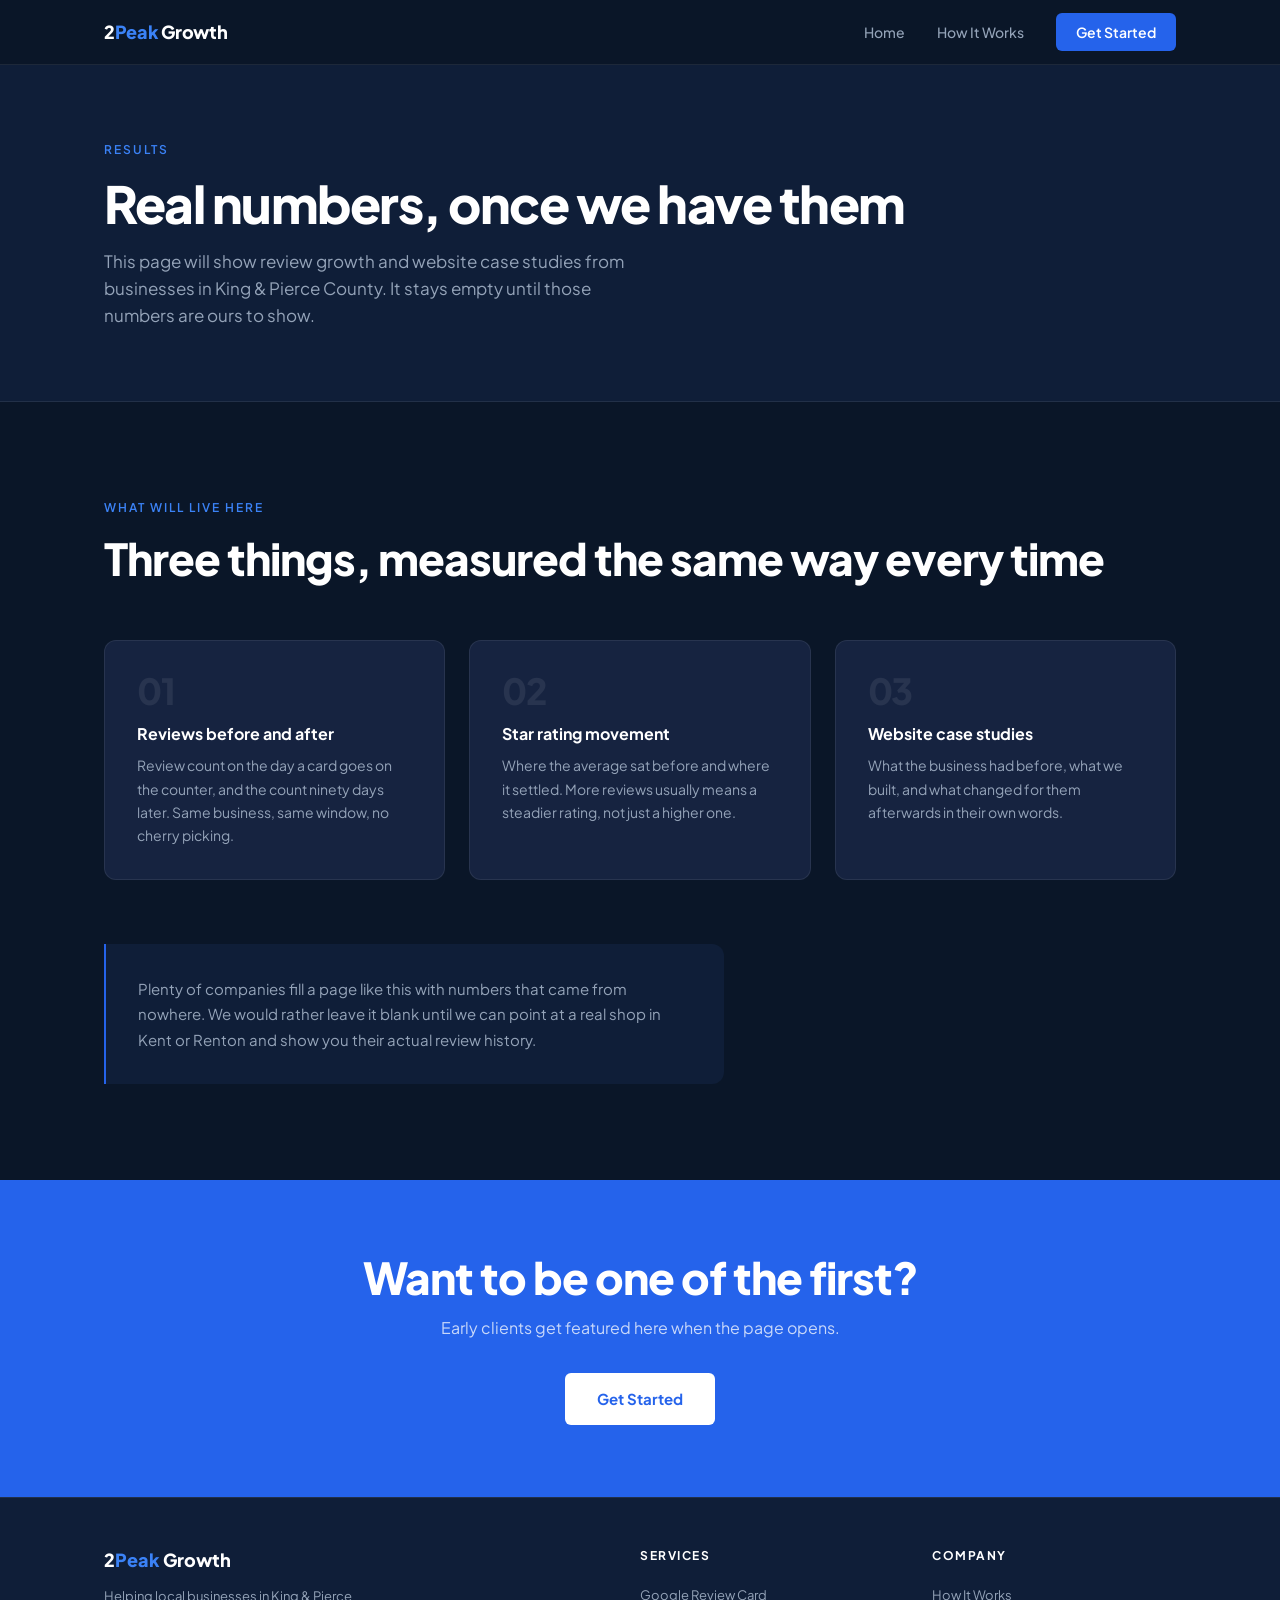
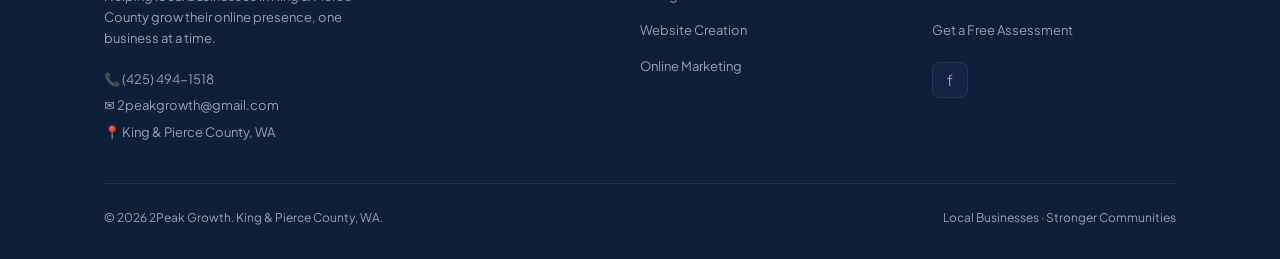
<file: results.html>
<!DOCTYPE html>
<html lang="en">
<head>
  <meta charset="UTF-8">
  <meta name="viewport" content="width=device-width, initial-scale=1.0">
  <meta name="robots" content="noindex, nofollow">
  <meta name="description" content="Review growth and website case studies from local businesses working with 2Peak Growth.">
  <title>Results | 2Peak Growth</title>
  <link rel="stylesheet" href="css/style.css">
  <style>
    .page-hero {
      padding: 140px 0 72px;
      background: var(--navy-mid);
      border-bottom: 1px solid var(--border);
    }
    .page-hero h1 {
      font-size: clamp(32px, 4vw, 52px);
      font-weight: 800;
      letter-spacing: -1.5px;
      margin-bottom: 16px;
    }
    .page-hero p { font-size: 17px; color: var(--muted); max-width: 540px; }

    .pending-grid {
      display: grid;
      grid-template-columns: repeat(3, 1fr);
      gap: 24px;
      margin-top: 56px;
    }
    .pending-card {
      background: var(--navy-light);
      border: 1px solid var(--border);
      border-radius: 12px;
      padding: 32px;
    }
    .pending-fig {
      font-size: 36px;
      font-weight: 800;
      letter-spacing: -1.5px;
      color: var(--border);
      line-height: 1;
      margin-bottom: 12px;
    }
    .pending-name { font-size: 16px; font-weight: 700; margin-bottom: 8px; }
    .pending-desc { font-size: 14px; color: var(--muted); line-height: 1.65; }

    .why-wait {
      margin-top: 64px;
      padding: 32px;
      border-left: 2px solid var(--blue);
      background: var(--navy-mid);
      border-radius: 0 12px 12px 0;
      max-width: 620px;
    }
    .why-wait p { font-size: 15px; color: var(--muted); line-height: 1.7; }

    @media (max-width: 900px) { .pending-grid { grid-template-columns: 1fr; } }
  </style>
</head>
<body>

<nav>
  <div class="container nav-inner">
    <a href="index.html" class="nav-logo">2<span>Peak</span> Growth</a>
    <ul class="nav-links" id="navLinks">
      <li><a href="index.html">Home</a></li>
      <li><a href="how-it-works.html">How It Works</a></li>
      <li><a href="start.html" class="nav-cta">Get Started</a></li>
    </ul>
    <div class="nav-hamburger" id="hamburger" onclick="toggleNav()" aria-label="Menu">
      <span></span><span></span><span></span>
    </div>
  </div>
</nav>

<div class="page-hero">
  <div class="container">
    <div class="section-label">Results</div>
    <h1>Real numbers, once we have them</h1>
    <p>
      This page will show review growth and website case studies from
      businesses in King &amp; Pierce County. It stays empty until those
      numbers are ours to show.
    </p>
  </div>
</div>

<section>
  <div class="container">
    <div class="section-label">What Will Live Here</div>
    <h2>Three things, measured the same way every time</h2>

    <div class="pending-grid">
      <div class="pending-card">
        <div class="pending-fig">01</div>
        <div class="pending-name">Reviews before and after</div>
        <p class="pending-desc">
          Review count on the day a card goes on the counter, and the count
          ninety days later. Same business, same window, no cherry picking.
        </p>
      </div>
      <div class="pending-card">
        <div class="pending-fig">02</div>
        <div class="pending-name">Star rating movement</div>
        <p class="pending-desc">
          Where the average sat before and where it settled. More reviews
          usually means a steadier rating, not just a higher one.
        </p>
      </div>
      <div class="pending-card">
        <div class="pending-fig">03</div>
        <div class="pending-name">Website case studies</div>
        <p class="pending-desc">
          What the business had before, what we built, and what changed for
          them afterwards in their own words.
        </p>
      </div>
    </div>

    <div class="why-wait">
      <p>
        Plenty of companies fill a page like this with numbers that came from
        nowhere. We would rather leave it blank until we can point at a real
        shop in Kent or Renton and show you their actual review history.
      </p>
    </div>
  </div>
</section>

<section class="cta-band">
  <div class="container">
    <h2>Want to be one of the first?</h2>
    <p>Early clients get featured here when the page opens.</p>
    <a href="start.html" class="btn-white">Get Started</a>
  </div>
</section>

<footer>
  <div class="container">
    <div class="footer-inner">
      <div>
        <div class="footer-brand">2<span>Peak</span> Growth</div>
        <p class="footer-tagline">
          Helping local businesses in King &amp; Pierce County grow their
          online presence, one business at a time.
        </p>
        <div class="footer-contact">
          <a href="tel:4254941518">📞 (425) 494-1518</a>
          <a href="mailto:2peakgrowth@gmail.com">✉ 2peakgrowth@gmail.com</a>
          <span style="font-size:13px;color:var(--muted)">📍 King &amp; Pierce County, WA</span>
        </div>
      </div>
      <div>
        <div class="footer-heading">Services</div>
        <ul class="footer-links">
          <li><a href="start.html">Google Review Card</a></li>
          <li><a href="start.html">Website Creation</a></li>
          <li><a href="start.html">Online Marketing</a></li>
        </ul>
      </div>
      <div>
        <div class="footer-heading">Company</div>
        <ul class="footer-links">
          <li><a href="how-it-works.html">How It Works</a></li>
          <li><a href="start.html">Get a Free Assessment</a></li>
        </ul>
        <div class="footer-social" style="margin-top:20px">
          <a href="https://www.facebook.com/people/2PeakGrowth/61592983324664/"
             target="_blank" rel="noopener" class="social-icon"
             aria-label="Facebook">f</a>
        </div>
      </div>
    </div>
    <div class="footer-bottom">
      <span class="footer-copy">© 2026 2Peak Growth. King &amp; Pierce County, WA.</span>
      <span class="footer-copy">Local Businesses · Stronger Communities</span>
    </div>
  </div>
</footer>

<script>
function toggleNav() {
  document.getElementById('navLinks').classList.toggle('open');
}
</script>

</body>
</html>
</file>
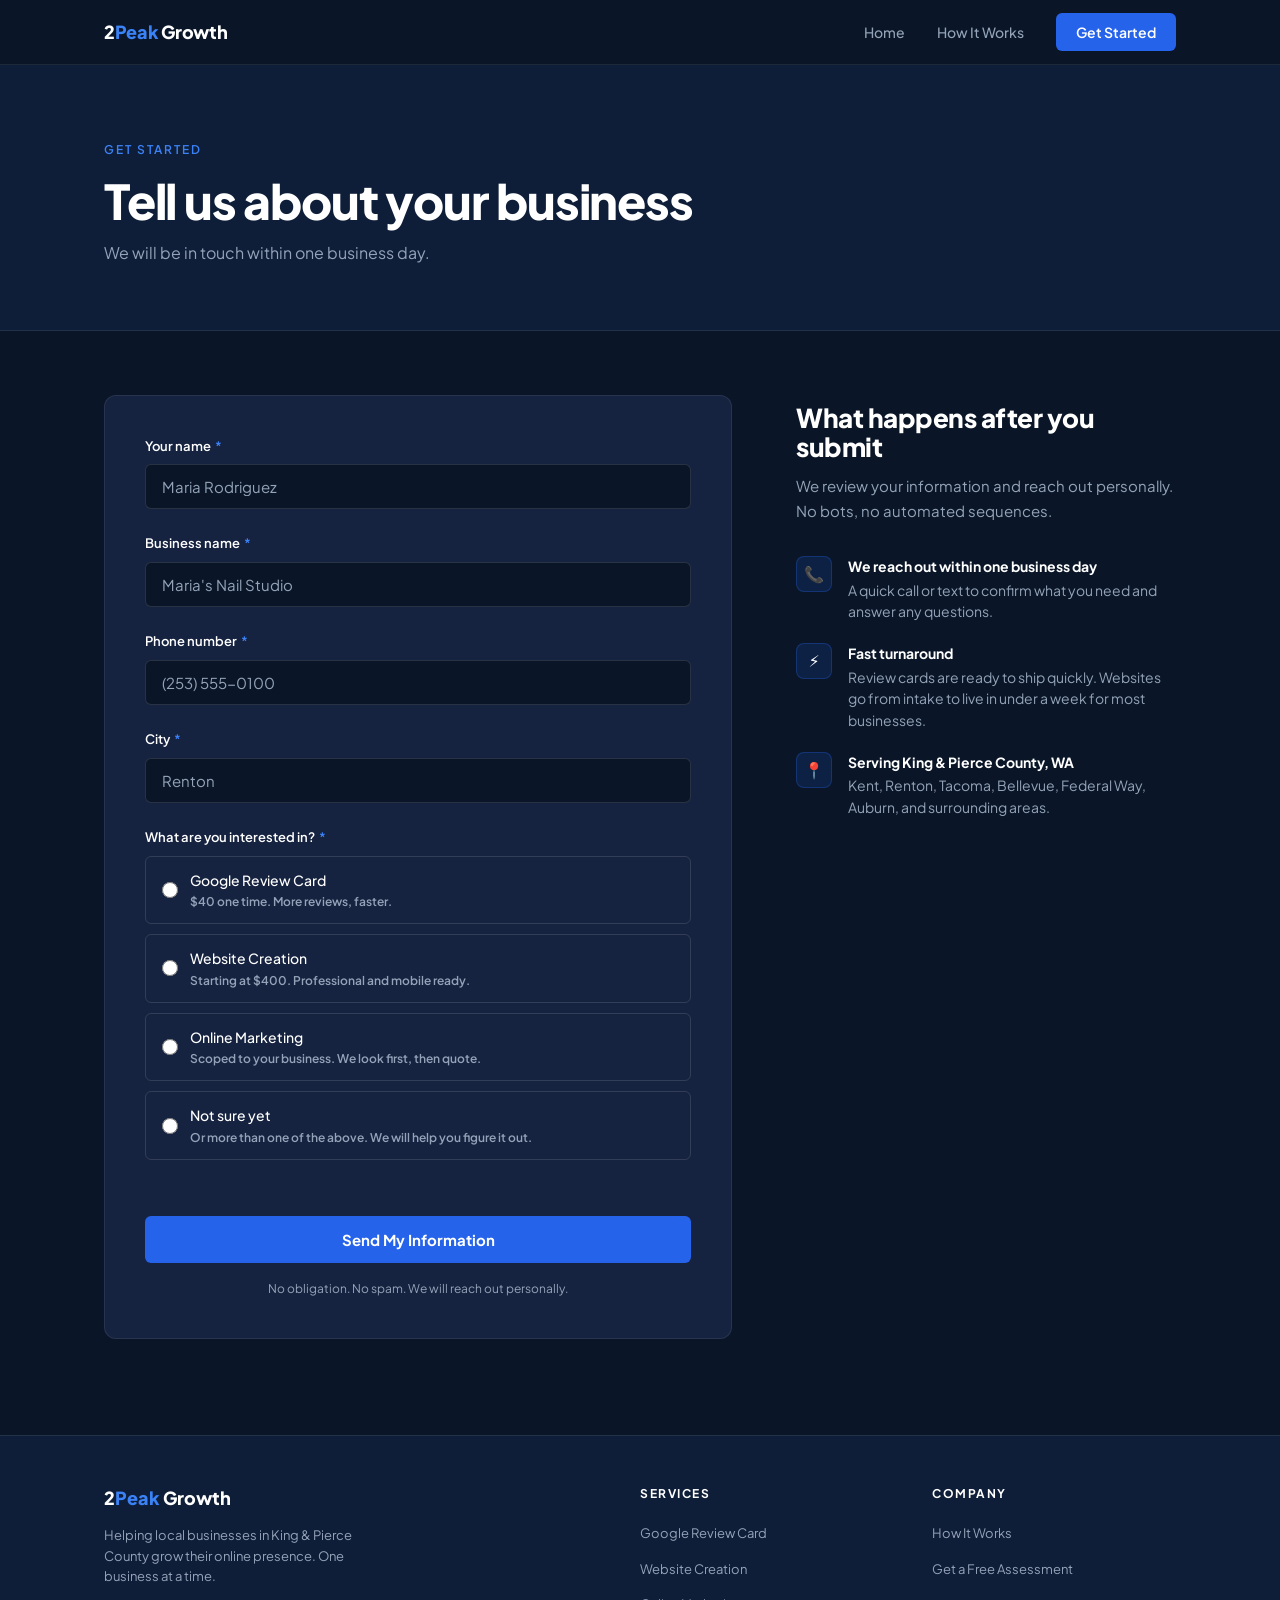
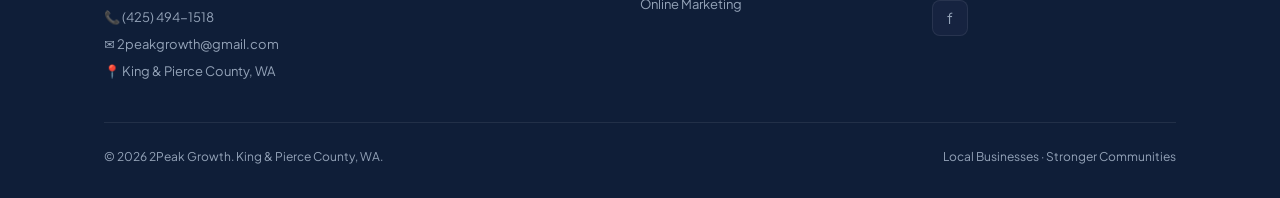
<file: start.html>
<!DOCTYPE html>
<html lang="en">
<head>
  <meta charset="UTF-8">
  <meta name="viewport" content="width=device-width, initial-scale=1.0">
  <meta name="description" content="Get started with 2Peak Growth. Tell us about your business and we will be in touch within one business day.">
  <title>Get Started | 2Peak Growth</title>
  <link rel="stylesheet" href="css/style.css">
  <style>
    .start-hero {
      padding: 140px 0 64px;
      background: var(--navy-mid);
      border-bottom: 1px solid var(--border);
    }
    .start-hero h1 {
      font-size: clamp(30px, 4vw, 48px);
      font-weight: 800;
      letter-spacing: -1.2px;
      margin-bottom: 12px;
    }
    .start-hero p {
      font-size: 16px;
      color: var(--muted);
    }
    .start-body {
      padding: 64px 0 96px;
    }
    .start-grid {
      display: grid;
      grid-template-columns: 1fr 380px;
      gap: 64px;
      align-items: start;
    }
    /* ── Form styles ───────── */
    .form-card {
      background: var(--navy-light);
      border: 1px solid var(--border);
      border-radius: 12px;
      padding: 40px;
    }
    .field {
      display: flex;
      flex-direction: column;
      gap: 8px;
      margin-bottom: 24px;
    }
    .field:last-of-type { margin-bottom: 0; }
    label {
      font-size: 13px;
      font-weight: 600;
      color: var(--white);
    }
    label .req { color: var(--blue-light); margin-left: 2px; }
    input[type="text"],
    input[type="tel"],
    input[type="email"] {
      background: var(--navy);
      border: 1px solid rgba(255,255,255,0.12);
      border-radius: var(--radius);
      color: var(--white);
      font-family: inherit;
      font-size: 15px;
      padding: 12px 16px;
      width: 100%;
      transition: border-color 0.2s;
      outline: none;
    }
    input[type="text"]:focus,
    input[type="tel"]:focus,
    input[type="email"]:focus {
      border-color: var(--blue);
    }
    input::placeholder { color: var(--muted); }
    .radio-group {
      display: flex;
      flex-direction: column;
      gap: 10px;
    }
    .radio-item {
      display: flex;
      align-items: center;
      gap: 12px;
      padding: 12px 16px;
      border: 1px solid rgba(255,255,255,0.12);
      border-radius: var(--radius);
      cursor: pointer;
      transition: border-color 0.2s, background 0.2s;
    }
    .radio-item:hover {
      border-color: var(--blue);
      background: var(--blue-glow);
    }
    .radio-item input[type="radio"] {
      accent-color: var(--blue);
      width: 16px;
      height: 16px;
      flex-shrink: 0;
    }
    .radio-label {
      font-size: 14px;
      font-weight: 500;
      color: var(--white);
    }
    .radio-sub {
      font-size: 12px;
      color: var(--muted);
      margin-top: 1px;
    }
    .submit-btn {
      width: 100%;
      background: var(--blue);
      color: var(--white);
      border: none;
      border-radius: var(--radius);
      font-family: inherit;
      font-size: 15px;
      font-weight: 700;
      padding: 14px;
      cursor: pointer;
      margin-top: 32px;
      transition: background 0.2s;
    }
    .submit-btn:hover { background: var(--blue-light); }
    .submit-btn:disabled {
      opacity: 0.6;
      cursor: not-allowed;
    }
    .form-note {
      font-size: 12px;
      color: var(--muted);
      text-align: center;
      margin-top: 16px;
    }
    /* Error box. The old script used alert(), which looks broken
       on mobile and gives no way to see the field it refers to. */
    .form-error {
      display: none;
      background: rgba(239,68,68,0.12);
      border: 1px solid rgba(239,68,68,0.4);
      color: #FCA5A5;
      border-radius: var(--radius);
      padding: 12px 16px;
      font-size: 14px;
      line-height: 1.5;
      margin-bottom: 24px;
    }
    /* Honeypot. Off-screen rather than display:none, because some
       bots skip hidden inputs but fill positioned ones. */
    .hp-field {
      position: absolute;
      left: -9999px;
      width: 1px;
      height: 1px;
      overflow: hidden;
    }
    .success-msg {
      display: none;
      text-align: center;
      padding: 40px 20px;
    }
    .success-msg .icon { font-size: 48px; margin-bottom: 16px; }
    .success-msg h3 {
      font-size: 22px;
      font-weight: 700;
      margin-bottom: 8px;
    }
    .success-msg p { color: var(--muted); font-size: 14px; line-height: 1.6; }
    /* ── Side info ─────────── */
    .side-info { padding-top: 8px; }
    .side-info h2 {
      font-size: 26px;
      font-weight: 800;
      letter-spacing: -0.5px;
      margin-bottom: 12px;
    }
    .side-info p {
      font-size: 15px;
      color: var(--muted);
      line-height: 1.65;
      margin-bottom: 32px;
    }
    .side-steps { display: flex; flex-direction: column; gap: 20px; }
    .side-step { display: flex; gap: 16px; align-items: flex-start; }
    .side-step-icon {
      width: 36px;
      height: 36px;
      border-radius: 8px;
      background: var(--blue-glow);
      border: 1px solid rgba(37,99,235,0.3);
      display: flex;
      align-items: center;
      justify-content: center;
      font-size: 16px;
      flex-shrink: 0;
    }
    .side-step-text { font-size: 14px; color: var(--muted); line-height: 1.55; }
    .side-step-text strong { color: var(--white); display: block; margin-bottom: 2px; }
    @media (max-width: 768px) {
      .start-grid { grid-template-columns: 1fr; }
      .form-card { padding: 28px; }
      .side-info { order: -1; }
    }
  </style>
</head>
<body>

<nav>
  <div class="container nav-inner">
    <a href="index.html" class="nav-logo">2<span>Peak</span> Growth</a>
    <ul class="nav-links" id="navLinks">
      <li><a href="index.html">Home</a></li>
      <li><a href="how-it-works.html">How It Works</a></li>
      <li><a href="start.html" class="nav-cta">Get Started</a></li>
    </ul>
    <div class="nav-hamburger" id="hamburger" onclick="toggleNav()" aria-label="Menu">
      <span></span><span></span><span></span>
    </div>
  </div>
</nav>

<div class="start-hero">
  <div class="container">
    <div class="section-label">Get Started</div>
    <h1>Tell us about your business</h1>
    <p>We will be in touch within one business day.</p>
  </div>
</div>

<section class="start-body">
  <div class="container">
    <div class="start-grid">

      <!-- Form -->
      <div class="form-card">
        <div id="formWrap">

          <div class="form-error" id="formError"></div>

          <div class="field">
            <label for="name">Your name <span class="req">*</span></label>
            <input type="text" id="name" name="name"
                   placeholder="Maria Rodriguez" autocomplete="name" required>
          </div>

          <div class="field">
            <label for="business">Business name <span class="req">*</span></label>
            <input type="text" id="business" name="business_name"
                   placeholder="Maria's Nail Studio"
                   autocomplete="organization" required>
          </div>

          <div class="field">
            <label for="phone">Phone number <span class="req">*</span></label>
            <input type="tel" id="phone" name="phone"
                   placeholder="(253) 555-0100" autocomplete="tel" required>
          </div>

          <div class="field">
            <label for="city">City <span class="req">*</span></label>
            <input type="text" id="city" name="city"
                   placeholder="Renton" autocomplete="address-level2" required>
          </div>

          <div class="field">
            <label>What are you interested in? <span class="req">*</span></label>
            <div class="radio-group">
              <label class="radio-item">
                <input type="radio" name="interest" value="rc_card" required>
                <div>
                  <div class="radio-label">Google Review Card</div>
                  <div class="radio-sub">$40 one time. More reviews, faster.</div>
                </div>
              </label>
              <label class="radio-item">
                <input type="radio" name="interest" value="website">
                <div>
                  <div class="radio-label">Website Creation</div>
                  <div class="radio-sub">Starting at $400. Professional and mobile ready.</div>
                </div>
              </label>
              <label class="radio-item">
                <input type="radio" name="interest" value="marketing">
                <div>
                  <div class="radio-label">Online Marketing</div>
                  <div class="radio-sub">Scoped to your business. We look first, then quote.</div>
                </div>
              </label>
              <label class="radio-item">
                <input type="radio" name="interest" value="both">
                <div>
                  <div class="radio-label">Not sure yet</div>
                  <div class="radio-sub">Or more than one of the above. We will help you figure it out.</div>
                </div>
              </label>
            </div>
          </div>

          <div class="hp-field" aria-hidden="true">
            <label for="company_url">Company website</label>
            <input type="text" id="company_url" name="company_url"
                   tabindex="-1" autocomplete="off">
          </div>

          <button class="submit-btn" id="submitBtn" onclick="handleSubmit(event)">
            Send My Information
          </button>
          <p class="form-note">No obligation. No spam. We will reach out personally.</p>
        </div>

        <div class="success-msg" id="successMsg">
          <div class="icon">✅</div>
          <h3>Got it. We will be in touch.</h3>
          <p>We received your information and will reach out within one business day.<br>
          Questions before then? Call or text us at <strong>(425) 494-1518</strong>.</p>
        </div>
      </div>

      <!-- Side info -->
      <div class="side-info">
        <h2>What happens after you submit</h2>
        <p>We review your information and reach out personally. No bots, no automated sequences.</p>
        <div class="side-steps">
          <div class="side-step">
            <div class="side-step-icon">📞</div>
            <div class="side-step-text">
              <strong>We reach out within one business day</strong>
              A quick call or text to confirm what you need and answer any questions.
            </div>
          </div>
          <div class="side-step">
            <div class="side-step-icon">⚡</div>
            <div class="side-step-text">
              <strong>Fast turnaround</strong>
              Review cards are ready to ship quickly. Websites go from intake to live in under a week for most businesses.
            </div>
          </div>
          <div class="side-step">
            <div class="side-step-icon">📍</div>
            <div class="side-step-text">
              <strong>Serving King &amp; Pierce County, WA</strong>
              Kent, Renton, Tacoma, Bellevue, Federal Way, Auburn, and surrounding areas.
            </div>
          </div>
        </div>
      </div>

    </div>
  </div>
</section>

<footer>
  <div class="container">
    <div class="footer-inner">
      <div>
        <div class="footer-brand">2<span>Peak</span> Growth</div>
        <p class="footer-tagline">
          Helping local businesses in King &amp; Pierce County grow their
          online presence. One business at a time.
        </p>
        <div class="footer-contact">
          <a href="tel:4254941518">📞 (425) 494-1518</a>
          <a href="mailto:2peakgrowth@gmail.com">✉ 2peakgrowth@gmail.com</a>
          <span style="font-size:13px;color:var(--muted)">📍 King &amp; Pierce County, WA</span>
        </div>
      </div>
      <div>
        <div class="footer-heading">Services</div>
        <ul class="footer-links">
          <li><a href="start.html">Google Review Card</a></li>
          <li><a href="start.html">Website Creation</a></li>
          <li><a href="start.html">Online Marketing</a></li>
        </ul>
      </div>
      <div>
        <div class="footer-heading">Company</div>
        <ul class="footer-links">
          <li><a href="how-it-works.html">How It Works</a></li>
          <li><a href="start.html">Get a Free Assessment</a></li>
        </ul>
        <div class="footer-social" style="margin-top:20px">
          <a href="https://www.facebook.com/people/2PeakGrowth/61592983324664/"
             target="_blank" rel="noopener" class="social-icon"
             aria-label="Facebook">f</a>
        </div>
      </div>
    </div>
    <div class="footer-bottom">
      <span class="footer-copy">© 2026 2Peak Growth. King &amp; Pierce County, WA.</span>
      <span class="footer-copy">Local Businesses · Stronger Communities</span>
    </div>
  </div>
</footer>

<script>
function toggleNav() {
  document.getElementById('navLinks').classList.toggle('open');
}

/* ============================================================
   Lead form

   This is the only form script on the site. js/main.js had a
   second one bound to #lead-form, which does not exist on any
   page, so it never ran. That file is deleted.

   The publishable key below is safe in client-side code once
   schema_v7_security.sql has run: it restricts anon to a single
   INSERT on web_leads, with no read access at all.
   ============================================================ */

const SUPABASE_URL = 'https://eihxkwbtjwzkadvjkxol.supabase.co';
const SUPABASE_KEY = 'sb_publishable_FWRT1cIb0mqMaMreuCPITg_vKhY5j_J';

function showError(msg) {
  const box = document.getElementById('formError');
  box.textContent = msg;
  box.style.display = 'block';
  box.scrollIntoView({ behavior: 'smooth', block: 'center' });
}

function hideError() {
  document.getElementById('formError').style.display = 'none';
}

function succeed() {
  document.getElementById('formWrap').style.display = 'none';
  document.getElementById('successMsg').style.display = 'block';
  window.scrollTo({ top: 0, behavior: 'smooth' });
}

async function handleSubmit(event) {
  event.preventDefault();
  hideError();

  const name     = document.getElementById('name').value.trim();
  const business = document.getElementById('business').value.trim();
  const phone    = document.getElementById('phone').value.trim();
  const city     = document.getElementById('city').value.trim();
  const interest = document.querySelector("input[name='interest']:checked");
  const trap     = document.getElementById('company_url').value;

  // Honeypot. Show success and send nothing. A bot that gets an
  // error retries; one that gets success moves on.
  if (trap) { succeed(); return; }

  if (!name) { showError('Please enter your name.'); return; }
  if (!business) { showError('Please enter your business name.'); return; }
  if (phone.replace(/\D/g, '').length < 10) {
    showError('Please enter a phone number with at least 10 digits.');
    return;
  }
  if (!city) { showError('Please enter your city.'); return; }
  if (!interest) { showError('Please choose what you are interested in.'); return; }

  const btn = document.getElementById('submitBtn');
  btn.disabled = true;
  btn.textContent = 'Sending...';

  try {
    const res = await fetch(SUPABASE_URL + '/rest/v1/web_leads', {
      method: 'POST',
      headers: {
        'apikey'       : SUPABASE_KEY,
        'Authorization': 'Bearer ' + SUPABASE_KEY,
        'Content-Type' : 'application/json',
        'Prefer'       : 'return=minimal',
      },
      body: JSON.stringify({
        name          : name,
        business_name : business,
        phone         : phone,
        city          : city,
        interest      : interest.value,
        source        : 'website',
      }),
    });

    if (res.ok) { succeed(); return; }

    // The rate guard in schema_v7 rejects the same phone twice
    // inside two minutes. That is nearly always a double tap, so
    // treat it as success rather than telling someone their
    // message failed when it did not.
    if (res.status === 400 || res.status === 409) {
      const body = await res.text();
      if (body.indexOf('duplicate submission') !== -1) { succeed(); return; }
    }

    throw new Error('Status ' + res.status);
  } catch (err) {
    console.error('Lead submission failed:', err);
    btn.disabled = false;
    btn.textContent = 'Send My Information';
    showError('Something went wrong. Please try again, or call or text us at (425) 494-1518.');
  }
}
</script>

</body>
</html>
</file>
<file: css/style.css>
/* 2Peak Growth — Main Stylesheet
   Palette: deep navy + electric blue + white
   Typography: Plus Jakarta Sans
   ---------------------------------------- */

@import url('https://fonts.googleapis.com/css2?family=Plus+Jakarta+Sans:wght@400;500;600;800&display=swap');

/* ── Tokens ──────────────────────────────────────────────── */
:root {
  --navy:       #0A1628;
  --navy-mid:   #0F1E38;
  --navy-light: #162340;
  --blue:       #2563EB;
  --blue-light: #3B82F6;
  --blue-glow:  rgba(37, 99, 235, 0.15);
  --white:      #FFFFFF;
  --muted:      #94A3B8;
  --border:     rgba(255,255,255,0.08);
  --radius:     6px;
  --max-w:      1120px;
}

/* ── Reset ───────────────────────────────────────────────── */
*, *::before, *::after { box-sizing: border-box; margin: 0; padding: 0; }
html { scroll-behavior: smooth; }
body {
  font-family: 'Plus Jakarta Sans', system-ui, sans-serif;
  background: var(--navy);
  color: var(--white);
  line-height: 1.6;
  -webkit-font-smoothing: antialiased;
}
img { display: block; max-width: 100%; }
a { color: inherit; text-decoration: none; }

/* ── Layout ──────────────────────────────────────────────── */
.container {
  max-width: var(--max-w);
  margin: 0 auto;
  padding: 0 24px;
}

/* ── Navigation ──────────────────────────────────────────── */
nav {
  position: fixed;
  top: 0; left: 0; right: 0;
  z-index: 100;
  background: rgba(10, 22, 40, 0.92);
  backdrop-filter: blur(12px);
  border-bottom: 1px solid var(--border);
}
.nav-inner {
  display: flex;
  align-items: center;
  justify-content: space-between;
  height: 64px;
}
.nav-logo {
  font-size: 18px;
  font-weight: 800;
  letter-spacing: -0.3px;
  color: var(--white);
}
.nav-logo span { color: var(--blue-light); }
.nav-links {
  display: flex;
  align-items: center;
  gap: 32px;
  list-style: none;
}
.nav-links a {
  font-size: 14px;
  font-weight: 500;
  color: var(--muted);
  transition: color 0.2s;
}
.nav-links a:hover { color: var(--white); }
.nav-cta {
  background: var(--blue);
  color: var(--white) !important;
  padding: 10px 20px;
  border-radius: var(--radius);
  font-weight: 600 !important;
  font-size: 14px !important;
  transition: background 0.2s !important;
}
.nav-cta:hover { background: var(--blue-light) !important; }
.nav-hamburger {
  display: none;
  flex-direction: column;
  gap: 5px;
  cursor: pointer;
  padding: 4px;
}
.nav-hamburger span {
  display: block;
  width: 22px;
  height: 2px;
  background: var(--white);
  border-radius: 2px;
  transition: all 0.3s;
}

/* ── Hero ────────────────────────────────────────────────── */
.hero {
  position: relative;
  min-height: 100vh;
  display: flex;
  align-items: center;
  overflow: hidden;
  padding-top: 64px;
}
.hero-bg {
  position: absolute;
  inset: 0;
  background-image: url('https://images.unsplash.com/photo-1502175353174-a7a70e73b362?auto=format&fit=crop&w=1920&q=80');
  background-size: cover;
  background-position: center 30%;
  filter: brightness(0.35);
}
.hero-bg::after {
  content: '';
  position: absolute;
  inset: 0;
  background: linear-gradient(
    135deg,
    rgba(10,22,40,0.9) 0%,
    rgba(10,22,40,0.5) 50%,
    rgba(37,99,235,0.15) 100%
  );
}
.hero-content {
  position: relative;
  z-index: 2;
  max-width: 680px;
  padding: 80px 0;
}
.hero-location {
  display: inline-flex;
  align-items: center;
  gap: 6px;
  font-size: 12px;
  font-weight: 600;
  letter-spacing: 1.5px;
  color: var(--blue-light);
  text-transform: uppercase;
  margin-bottom: 24px;
}
.hero-location::before {
  content: '';
  display: block;
  width: 20px;
  height: 1px;
  background: var(--blue-light);
}
h1 {
  font-size: clamp(36px, 5vw, 60px);
  font-weight: 800;
  line-height: 1.1;
  letter-spacing: -1.5px;
  margin-bottom: 20px;
}
h1 em {
  font-style: normal;
  color: var(--blue-light);
}
.hero-sub {
  font-size: 17px;
  color: var(--muted);
  line-height: 1.65;
  max-width: 520px;
  margin-bottom: 40px;
}
.hero-actions {
  display: flex;
  gap: 16px;
  flex-wrap: wrap;
}
.btn-primary {
  background: var(--blue);
  color: var(--white);
  padding: 14px 28px;
  border-radius: var(--radius);
  font-weight: 700;
  font-size: 15px;
  border: none;
  cursor: pointer;
  transition: background 0.2s, transform 0.15s;
  display: inline-block;
}
.btn-primary:hover {
  background: var(--blue-light);
  transform: translateY(-1px);
}
.btn-ghost {
  background: transparent;
  color: var(--white);
  padding: 14px 28px;
  border-radius: var(--radius);
  font-weight: 600;
  font-size: 15px;
  border: 1px solid var(--border);
  cursor: pointer;
  transition: border-color 0.2s, background 0.2s;
  display: inline-block;
}
.btn-ghost:hover {
  border-color: rgba(255,255,255,0.3);
  background: rgba(255,255,255,0.04);
}
.hero-stats {
  position: relative;
  z-index: 2;
  display: flex;
  gap: 48px;
  margin-top: 64px;
  padding-top: 40px;
  border-top: 1px solid var(--border);
}
.stat-num {
  font-size: 32px;
  font-weight: 800;
  color: var(--white);
  letter-spacing: -1px;
}
.stat-label {
  font-size: 13px;
  color: var(--muted);
  margin-top: 2px;
}

/* ── Section base ────────────────────────────────────────── */
section {
  padding: 96px 0;
}
.section-label {
  font-size: 12px;
  font-weight: 600;
  letter-spacing: 2px;
  text-transform: uppercase;
  color: var(--blue-light);
  margin-bottom: 16px;
}
h2 {
  font-size: clamp(28px, 3.5vw, 44px);
  font-weight: 800;
  letter-spacing: -1px;
  line-height: 1.15;
  margin-bottom: 16px;
}
.section-sub {
  font-size: 16px;
  color: var(--muted);
  max-width: 560px;
  line-height: 1.65;
}

/* ── Services ────────────────────────────────────────────── */
.services {
  background: var(--navy-mid);
}
.services-grid {
  display: grid;
  grid-template-columns: 1fr 1fr;
  gap: 24px;
  margin-top: 56px;
}
.service-card {
  background: var(--navy-light);
  border: 1px solid var(--border);
  border-radius: 12px;
  padding: 36px;
  transition: border-color 0.2s, transform 0.2s;
}
.service-card:hover {
  border-color: var(--blue);
  transform: translateY(-2px);
}
.service-icon {
  width: 48px;
  height: 48px;
  background: var(--blue-glow);
  border-radius: 10px;
  display: flex;
  align-items: center;
  justify-content: center;
  font-size: 22px;
  margin-bottom: 20px;
  border: 1px solid rgba(37,99,235,0.3);
}
.service-name {
  font-size: 20px;
  font-weight: 700;
  margin-bottom: 8px;
}
.service-price {
  font-size: 13px;
  color: var(--blue-light);
  font-weight: 600;
  margin-bottom: 12px;
}
.service-desc {
  font-size: 14px;
  color: var(--muted);
  line-height: 1.65;
}
.service-list {
  list-style: none;
  margin-top: 16px;
}
.service-list li {
  font-size: 13px;
  color: var(--muted);
  padding: 4px 0;
  display: flex;
  align-items: center;
  gap: 8px;
}
.service-list li::before {
  content: '';
  width: 5px;
  height: 5px;
  border-radius: 50%;
  background: var(--blue-light);
  flex-shrink: 0;
}

/* ── How it works ────────────────────────────────────────── */
.steps {
  position: relative;
}
.steps-bg {
  position: absolute;
  inset: 0;
  background-image: url('https://images.unsplash.com/photo-1464822759023-fed622ff2c3b?auto=format&fit=crop&w=1920&q=80');
  background-size: cover;
  background-position: center;
  filter: brightness(0.12);
}
.steps-inner {
  position: relative;
  z-index: 2;
}
.steps-grid {
  display: grid;
  grid-template-columns: repeat(3, 1fr);
  gap: 32px;
  margin-top: 56px;
}
.step {
  padding: 28px;
  background: rgba(15, 30, 56, 0.7);
  border: 1px solid var(--border);
  border-radius: 12px;
  backdrop-filter: blur(8px);
}
.step-num {
  font-size: 40px;
  font-weight: 800;
  color: var(--blue);
  opacity: 0.4;
  line-height: 1;
  margin-bottom: 16px;
}
.step-title {
  font-size: 17px;
  font-weight: 700;
  margin-bottom: 8px;
}
.step-desc {
  font-size: 14px;
  color: var(--muted);
  line-height: 1.65;
}

/* ── CTA band ────────────────────────────────────────────── */
.cta-band {
  background: var(--blue);
  padding: 72px 0;
  text-align: center;
}
.cta-band h2 {
  color: var(--white);
  margin-bottom: 12px;
}
.cta-band p {
  color: rgba(255,255,255,0.75);
  font-size: 16px;
  margin-bottom: 32px;
}
.btn-white {
  background: var(--white);
  color: var(--blue);
  padding: 14px 32px;
  border-radius: var(--radius);
  font-weight: 700;
  font-size: 15px;
  display: inline-block;
  transition: opacity 0.2s;
}
.btn-white:hover { opacity: 0.9; }

/* ── Footer ──────────────────────────────────────────────── */
footer {
  background: var(--navy-mid);
  border-top: 1px solid var(--border);
  padding: 48px 0 32px;
}
.footer-inner {
  display: grid;
  grid-template-columns: 2fr 1fr 1fr;
  gap: 48px;
  margin-bottom: 40px;
}
.footer-brand {
  font-size: 18px;
  font-weight: 800;
  margin-bottom: 12px;
}
.footer-brand span { color: var(--blue-light); }
.footer-tagline {
  font-size: 13px;
  color: var(--muted);
  line-height: 1.6;
  max-width: 280px;
}
.footer-contact {
  margin-top: 20px;
  display: flex;
  flex-direction: column;
  gap: 6px;
}
.footer-contact a {
  font-size: 13px;
  color: var(--muted);
  transition: color 0.2s;
}
.footer-contact a:hover { color: var(--white); }
.footer-heading {
  font-size: 12px;
  font-weight: 700;
  letter-spacing: 1.5px;
  text-transform: uppercase;
  color: var(--white);
  margin-bottom: 16px;
}
.footer-links {
  list-style: none;
  display: flex;
  flex-direction: column;
  gap: 10px;
}
.footer-links a {
  font-size: 13px;
  color: var(--muted);
  transition: color 0.2s;
}
.footer-links a:hover { color: var(--white); }
.footer-social {
  display: flex;
  gap: 12px;
  margin-top: 4px;
}
.social-icon {
  width: 36px;
  height: 36px;
  border-radius: 8px;
  background: var(--navy-light);
  border: 1px solid var(--border);
  display: flex;
  align-items: center;
  justify-content: center;
  font-size: 15px;
  color: var(--muted);
  transition: border-color 0.2s, color 0.2s;
}
.social-icon:hover {
  border-color: var(--blue);
  color: var(--white);
}
.footer-bottom {
  border-top: 1px solid var(--border);
  padding-top: 24px;
  display: flex;
  justify-content: space-between;
  align-items: center;
}
.footer-copy {
  font-size: 12px;
  color: var(--muted);
}

/* ── Placeholder styling ─────────────────────────────────── */
.placeholder {
  background: rgba(245, 158, 11, 0.12);
  border: 1px dashed rgba(245, 158, 11, 0.5);
  padding: 2px 8px;
  border-radius: 4px;
  font-size: 12px;
  color: #F59E0B;
}

/* ── Responsive ──────────────────────────────────────────── */
@media (max-width: 768px) {
  .nav-links { display: none; }
  .nav-hamburger { display: flex; }
  .nav-links.open {
    display: flex;
    flex-direction: column;
    position: fixed;
    top: 64px; left: 0; right: 0;
    background: var(--navy-mid);
    padding: 24px;
    gap: 20px;
    border-bottom: 1px solid var(--border);
  }
  .hero-stats { flex-wrap: wrap; gap: 28px; }
  .services-grid { grid-template-columns: 1fr; }
  .steps-grid { grid-template-columns: 1fr; }
  .footer-inner { grid-template-columns: 1fr; gap: 32px; }
  .footer-bottom { flex-direction: column; gap: 12px; text-align: center; }
  h1 { letter-spacing: -0.5px; }
}
@media (max-width: 480px) {
  .hero-actions { flex-direction: column; }
  .btn-primary, .btn-ghost { text-align: center; }
}
</file>
